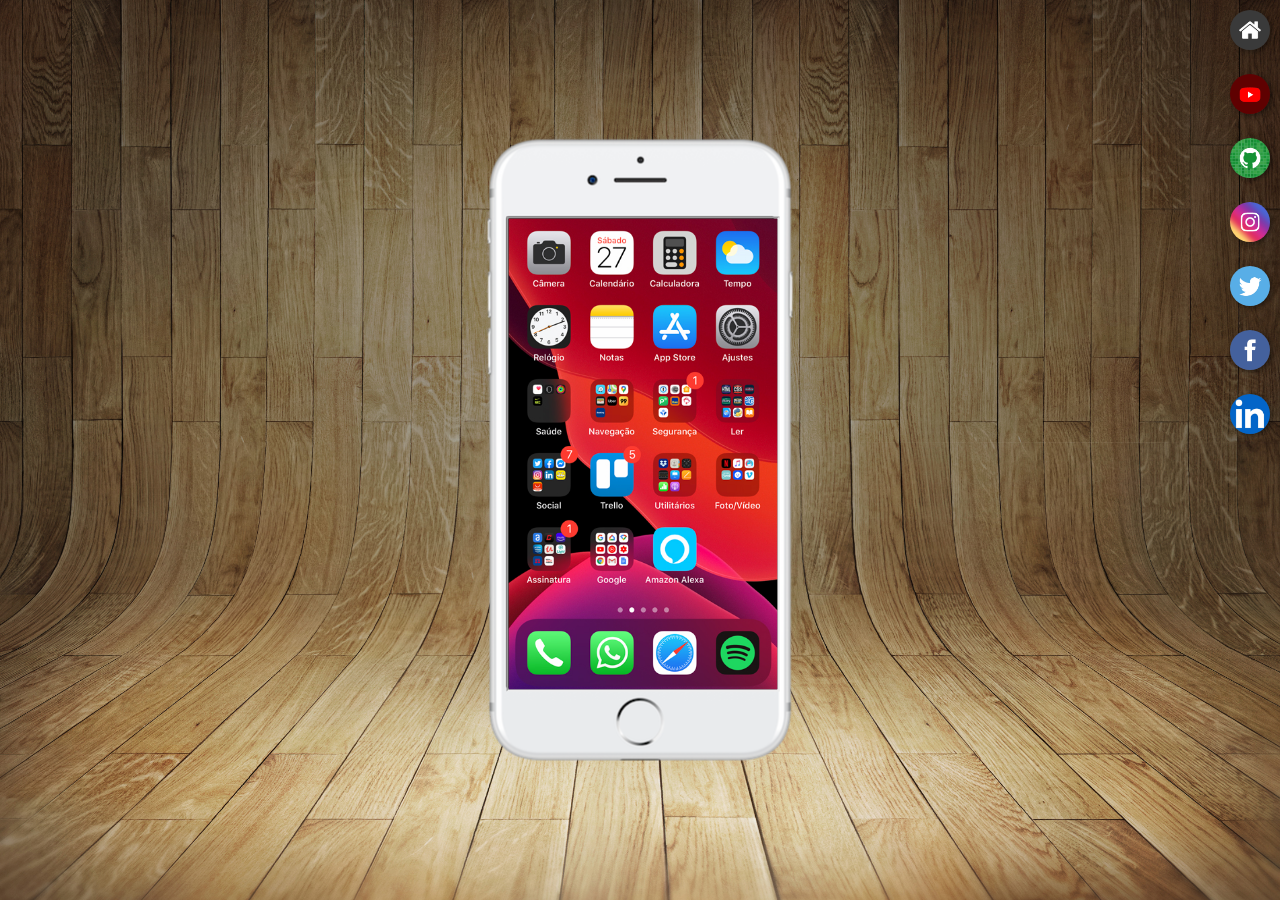
<file: index.html>
<!DOCTYPE html>
<html lang="pt-br">
<head>
    <meta charset="UTF-8">
    <meta name="viewport" content="width=device-width, initial-scale=1.0">
    <title>Projeto Redes Sociais</title>
    <link rel="shortcut icon" href="favicon.ico" type="image/x-icon">
    <link rel="stylesheet" href="estilos/style.css">
</head>
<body>
    <main>
        <section id="telefone">
            <iframe name="tela" id="tela" src="home.html" >
                <p>Infelizmente seu navegador não é compátivel com isso.</p>
            </iframe>
        </section>
        <section id="redes-sociais">
            <a href="home.html" target="tela"><img src="imagens/logo-home.jpg" alt="logo home"></a><br>
            <a href="youtube.html" target="tela"><img src="imagens/logo-youtube.jpg" alt="logo youtube"></a><br>
            <a href="github.html" target="tela"><img src="imagens/logo-github.jpg" alt="logo github"></a><br>
            <a href="instagram.html" target="tela"><img src="imagens/logo-instagram.jpg" alt="logo instagram"></a><br>
            <a href="x.html" target="tela"><img src="imagens/logo-twitter.jpg" alt=""></a><br>
            <a href="facebook.html" target="tela"><img src="imagens/logo-facebook.jpg" alt="logo facebook"></a><br>
            <a href="linkedin.html" target="tela"><img src="imagens/linkedin-logo.jpg" alt="logo linkedin"></a>
        </section>
    </main>
</body>
</html>
</file>
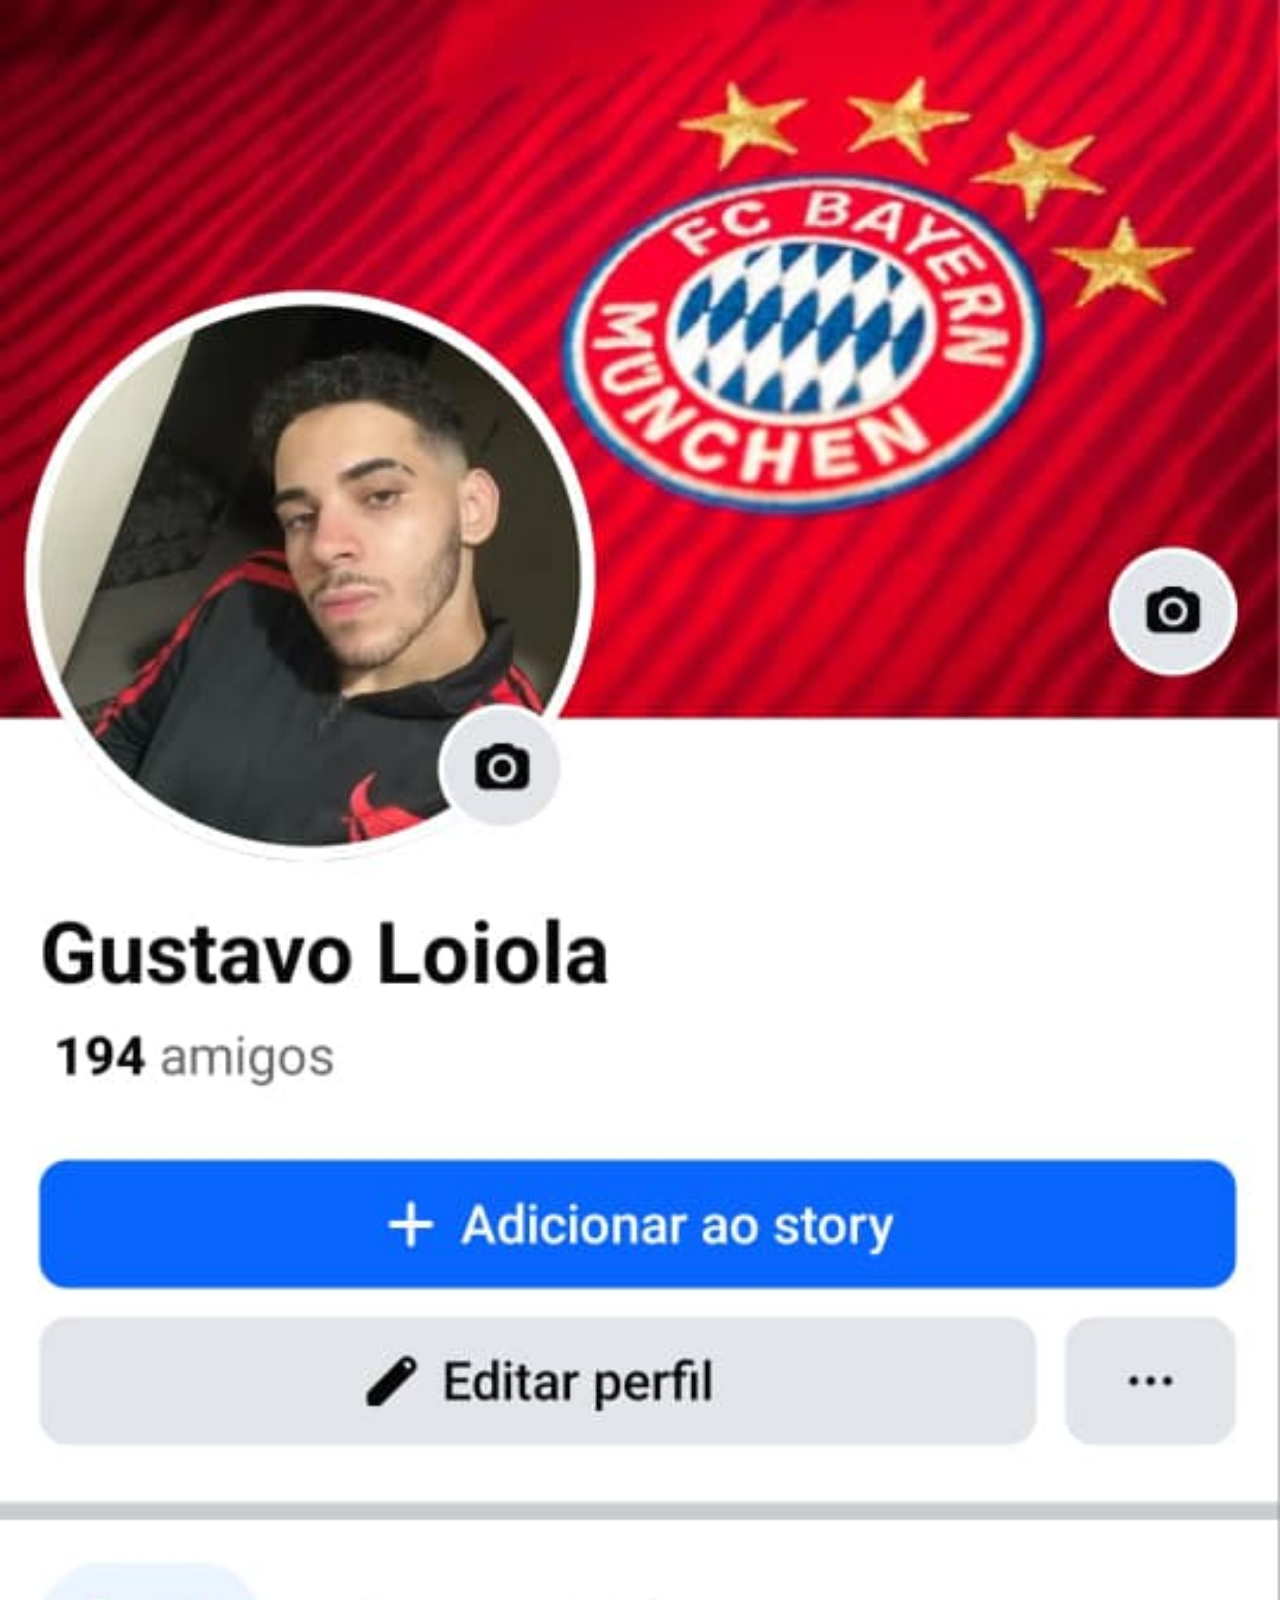
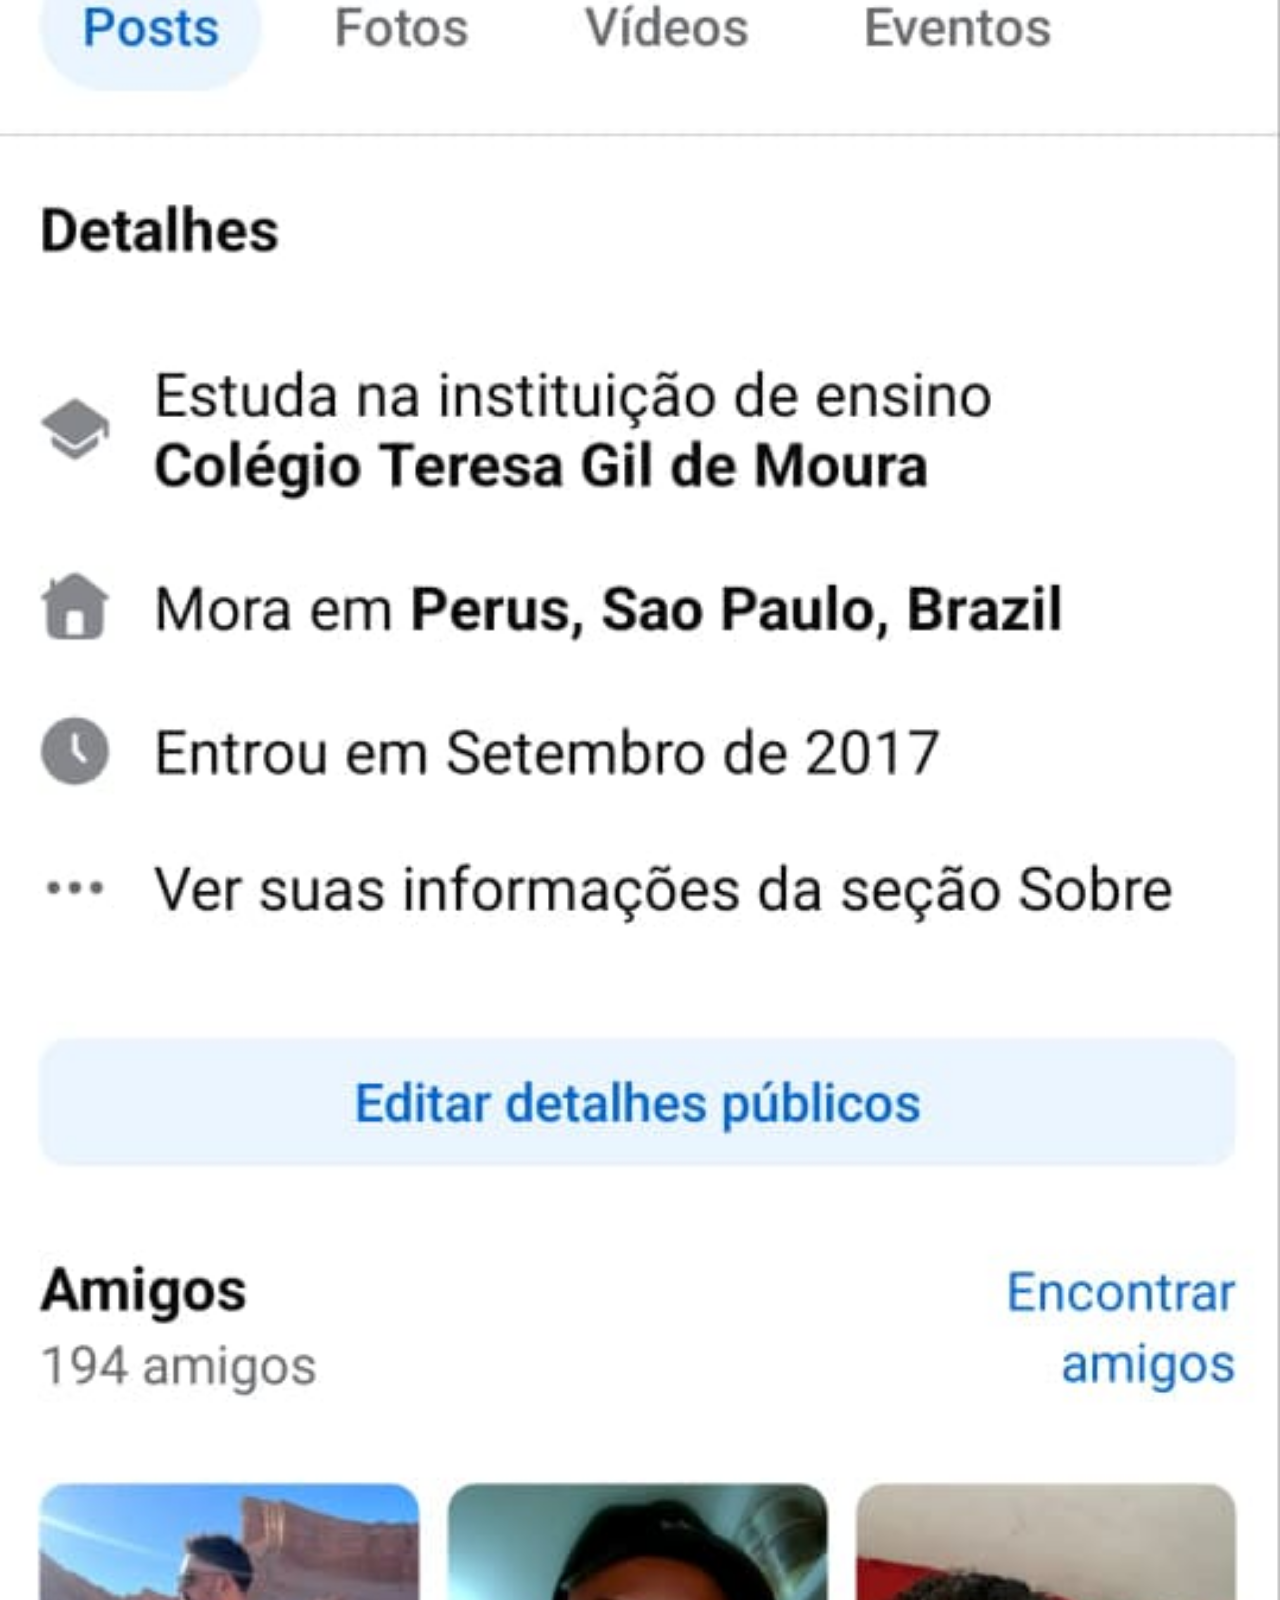
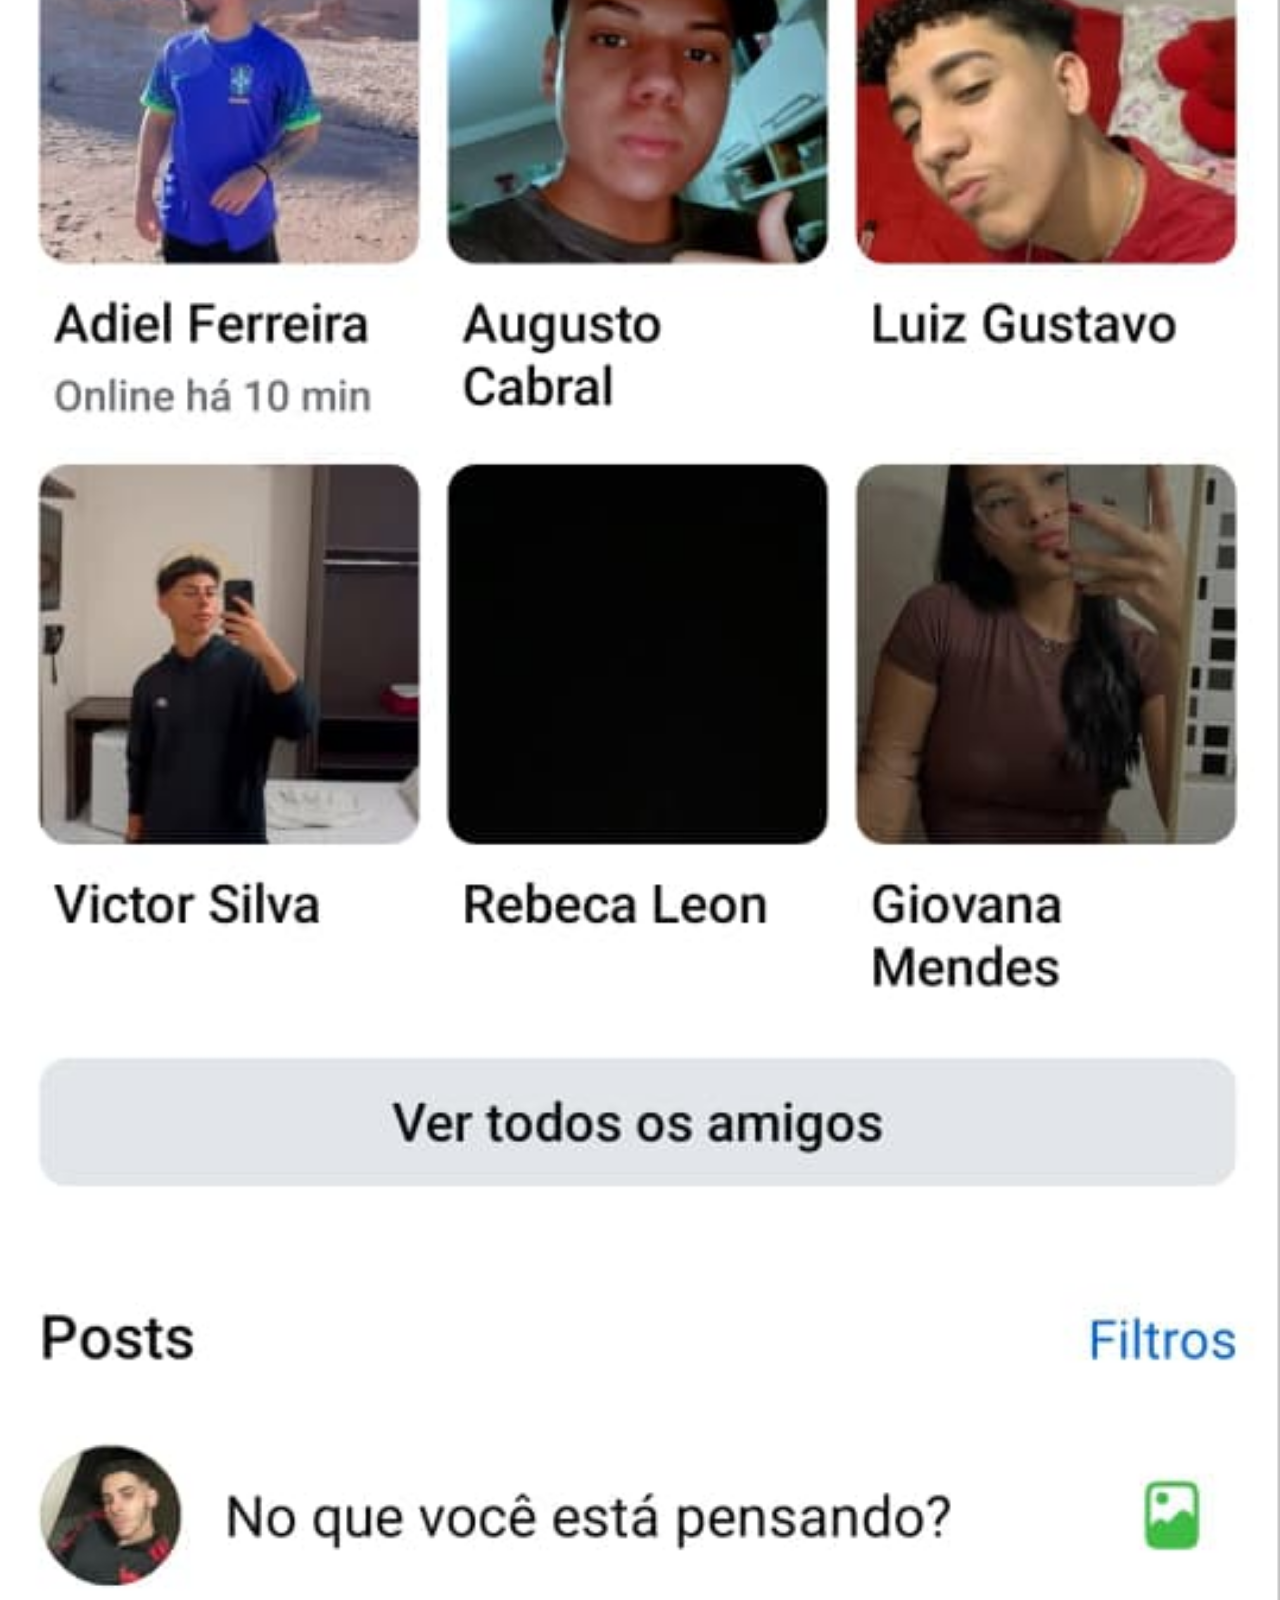
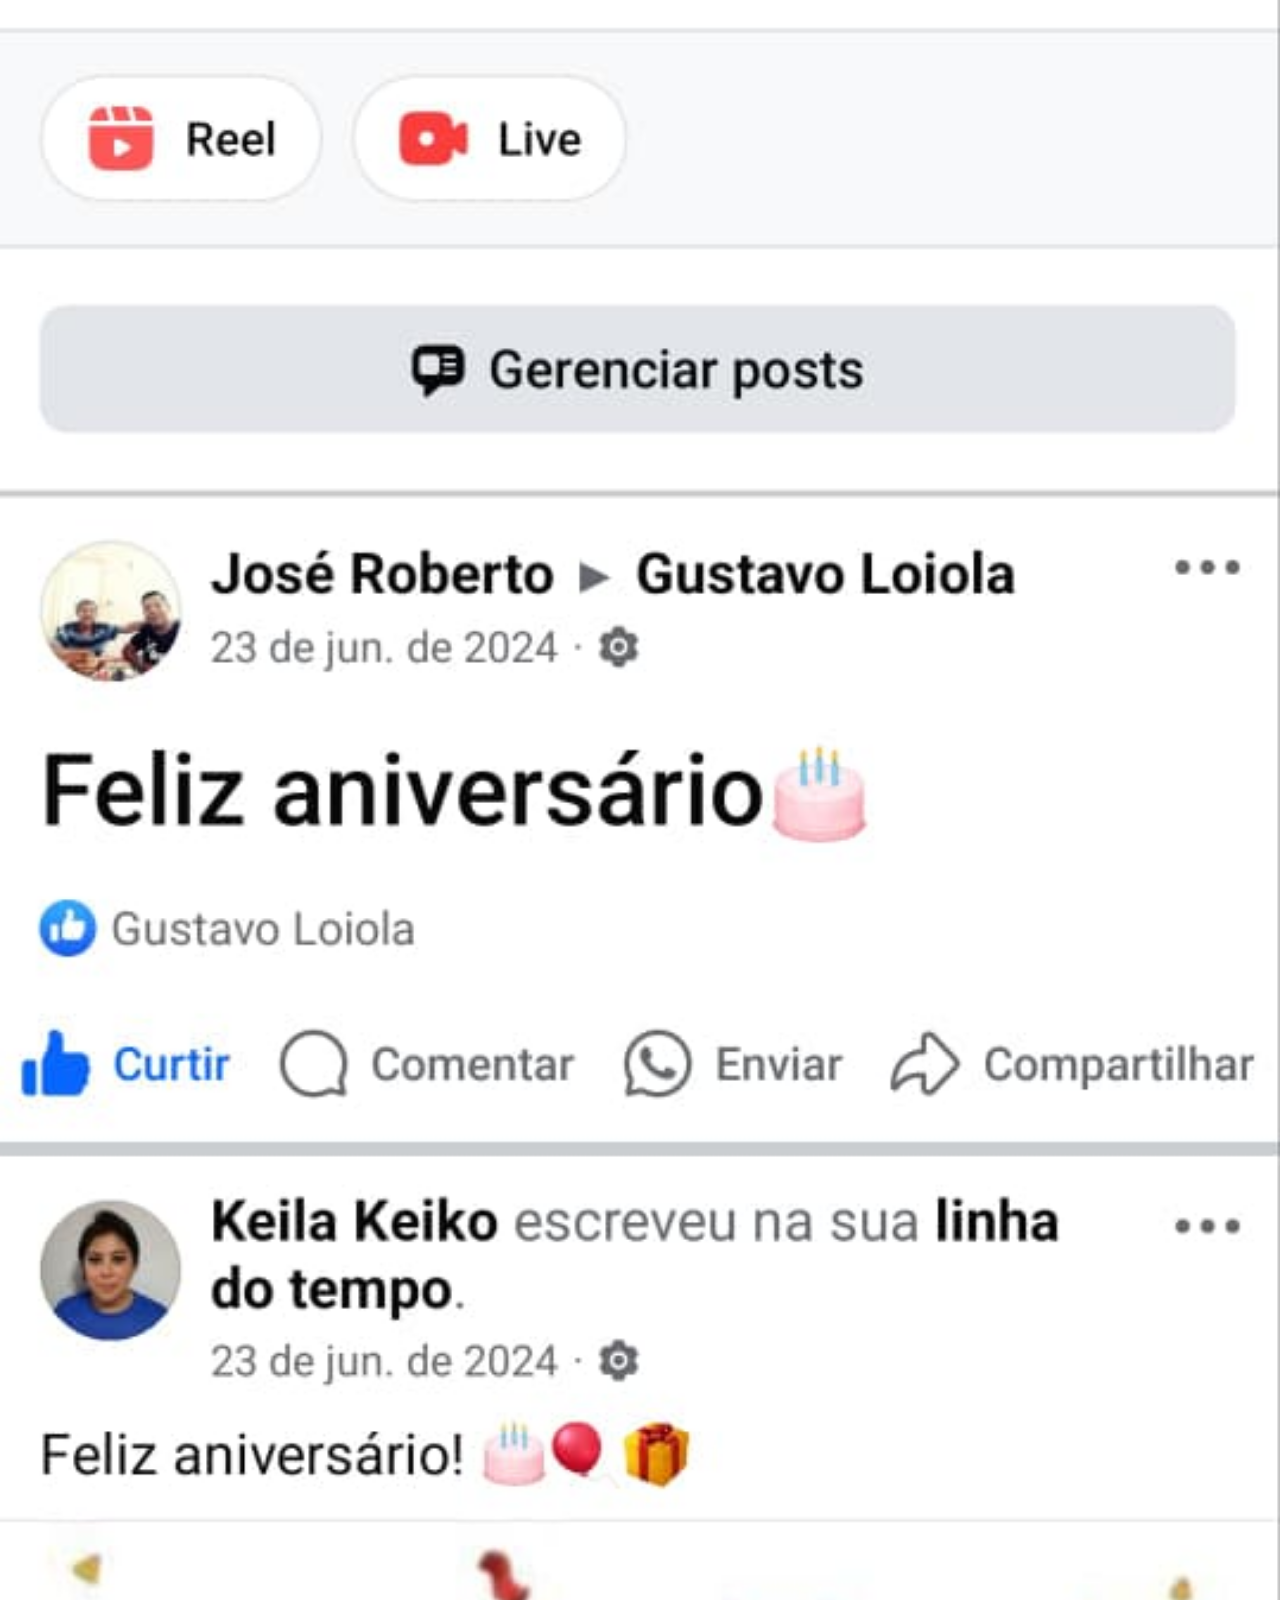
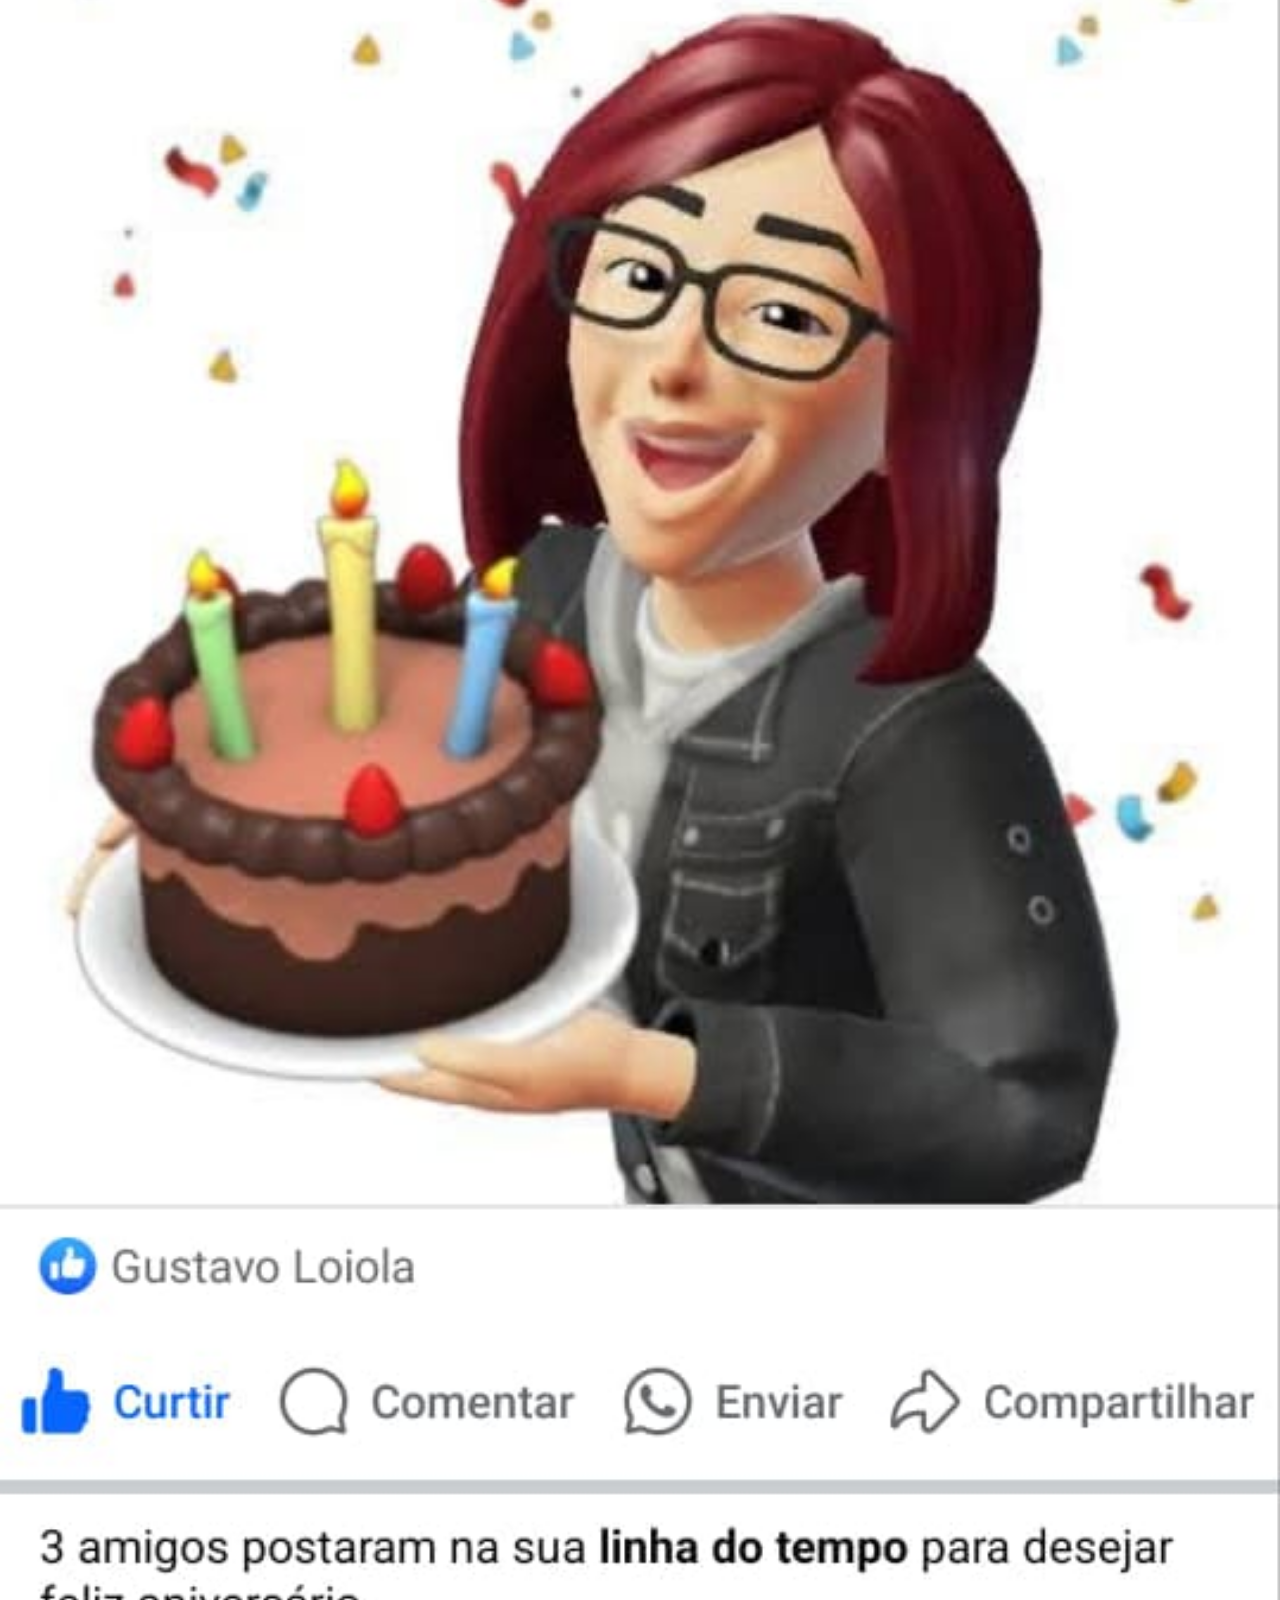
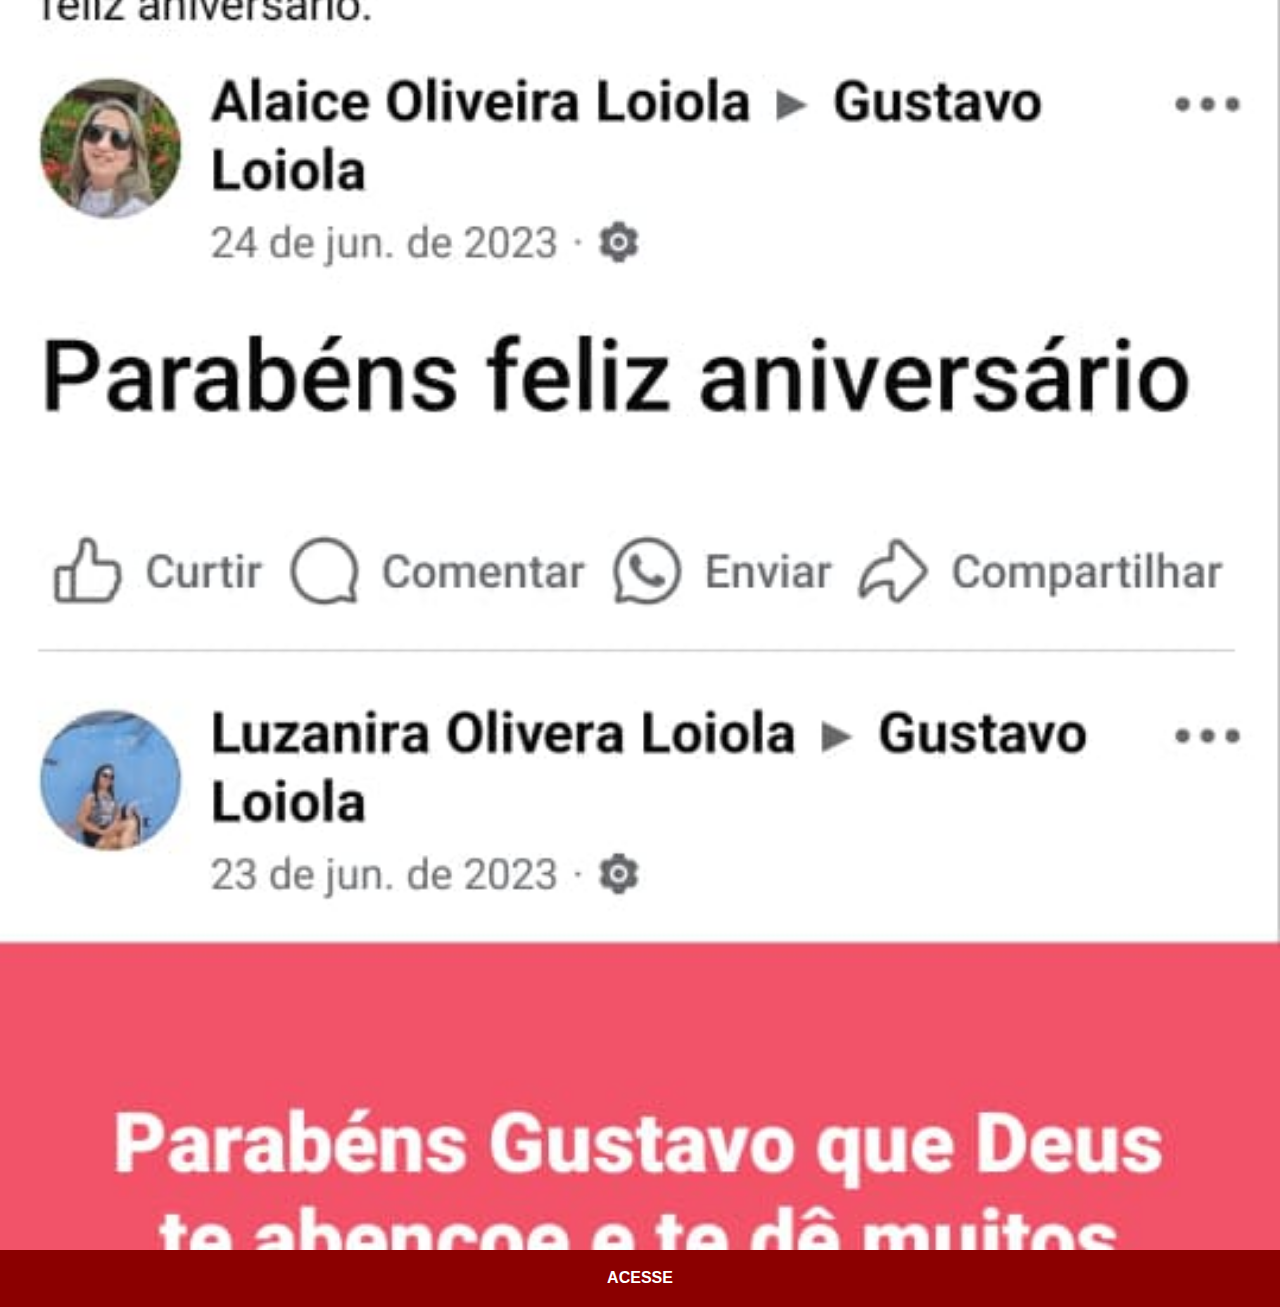
<file: facebook.html>
<!DOCTYPE html>
<html lang="pt-br">
<head>
    <meta charset="UTF-8">
    <meta name="viewport" content="width=device-width, initial-scale=1.0">
    <title>Facebook</title>
    <link rel="stylesheet" href="estilos/social.css">
</head>
<body>
   <img src="prints/print-face.jpg" alt="Facebook"> 
   <a href="https://www.facebook.com/gustavo.loiola.77?rdid=sMoisPItNUCDcagk&share_url=https%3A%2F%2Fweb.facebook.com%2Fshare%2F1Xs7PPNC3g%2F%3F_rdc%3D1%26_rdr&_rdc=1&_rdr#" target="_blank">ACESSE</a>
</body>
</html>
</file>
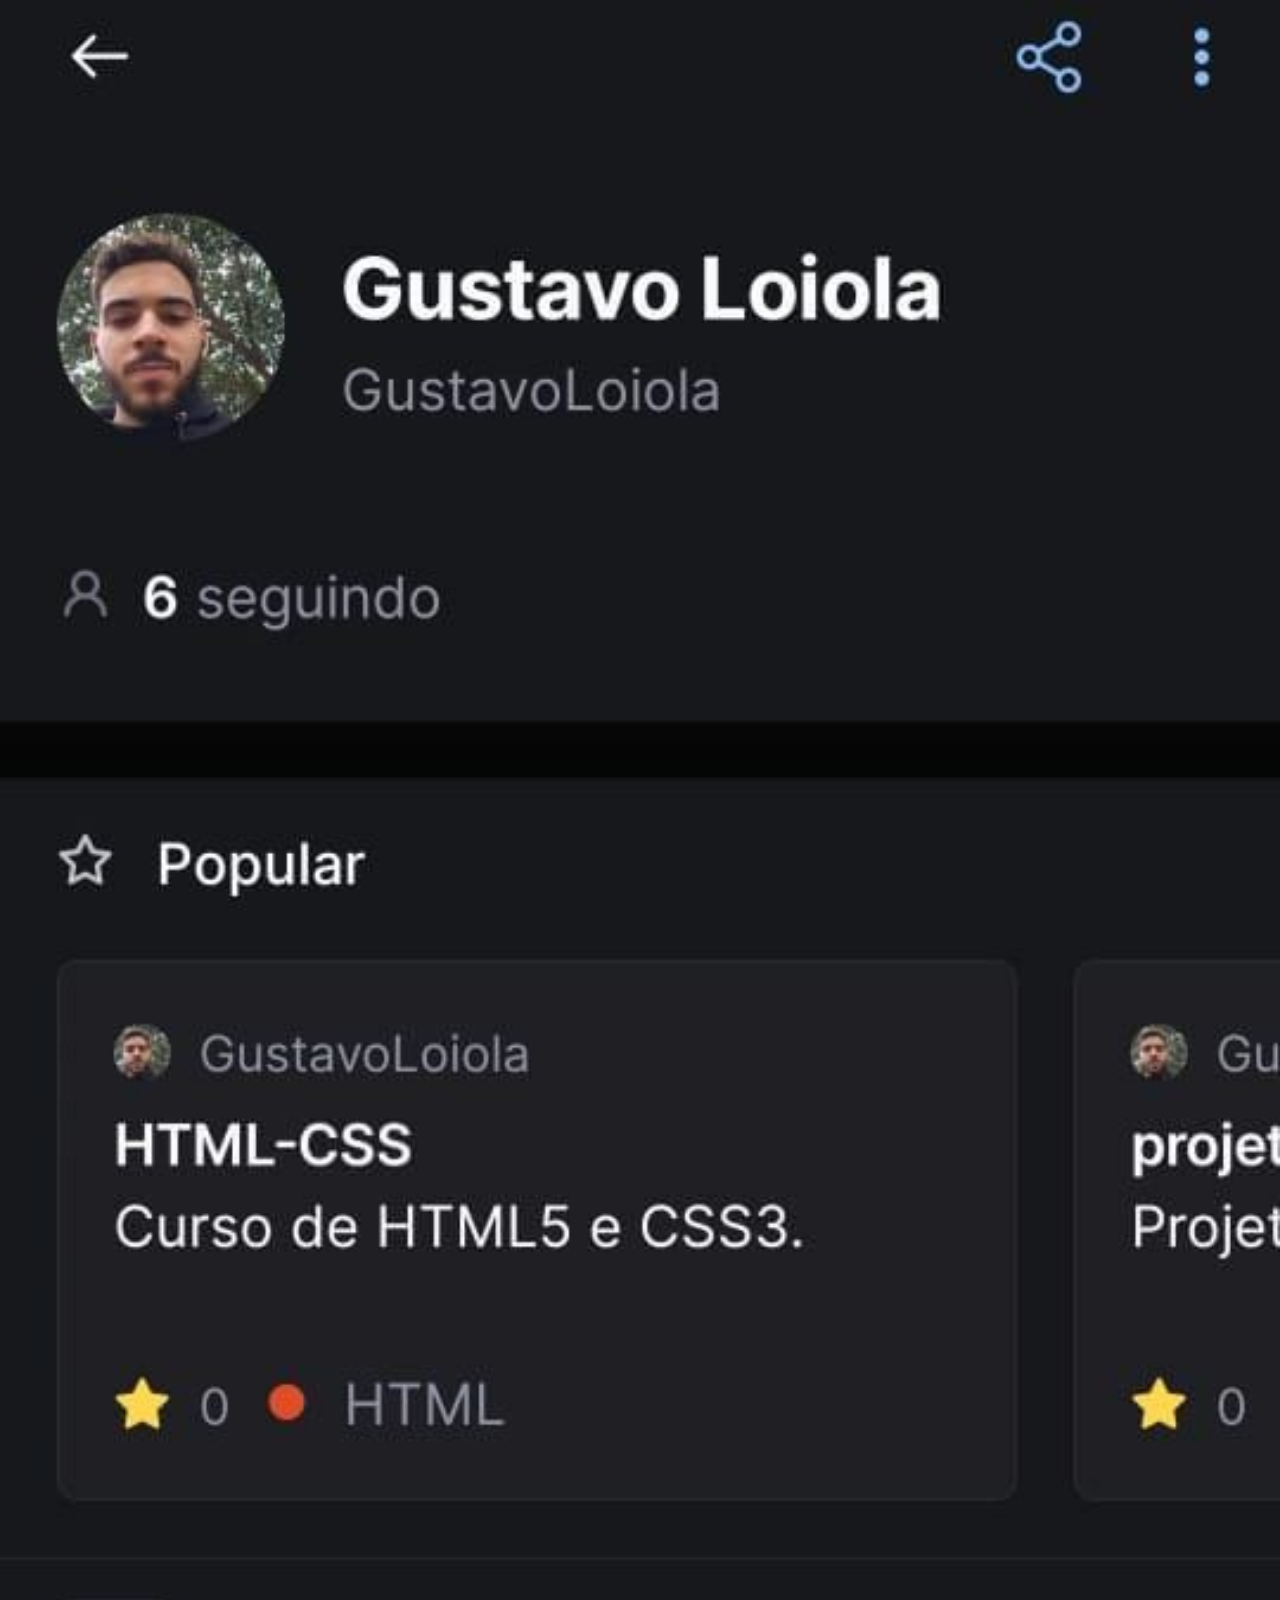
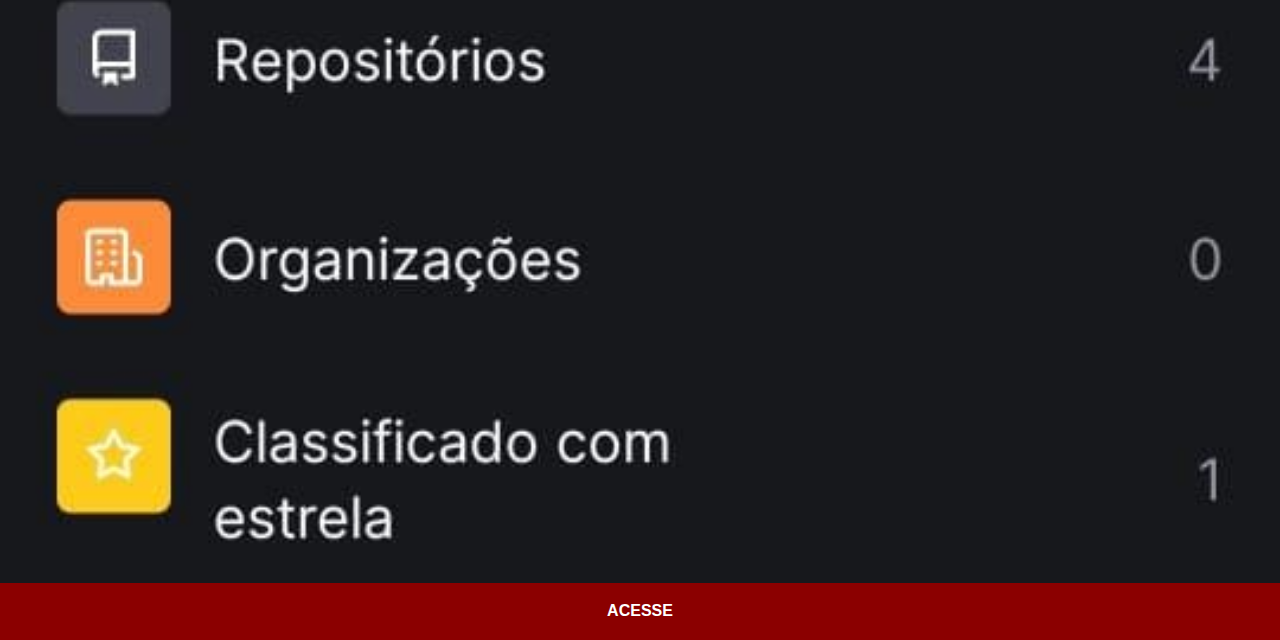
<file: github.html>
<!DOCTYPE html>
<html lang="pt-br">
<head>
    <meta charset="UTF-8">
    <meta name="viewport" content="width=device-width, initial-scale=1.0">
    <title>GitHub</title>
    <link rel="stylesheet" href="estilos/social.css">
    <style>
        body {
            background-color: grey;
        }
    </style>
</head>
<body>
    <img src="prints/print-github.jpg" alt="GitHub">
    <a href="https://github.com/GustavoLoiola" target="_blank">ACESSE</a>
</body>
</html>
</file>
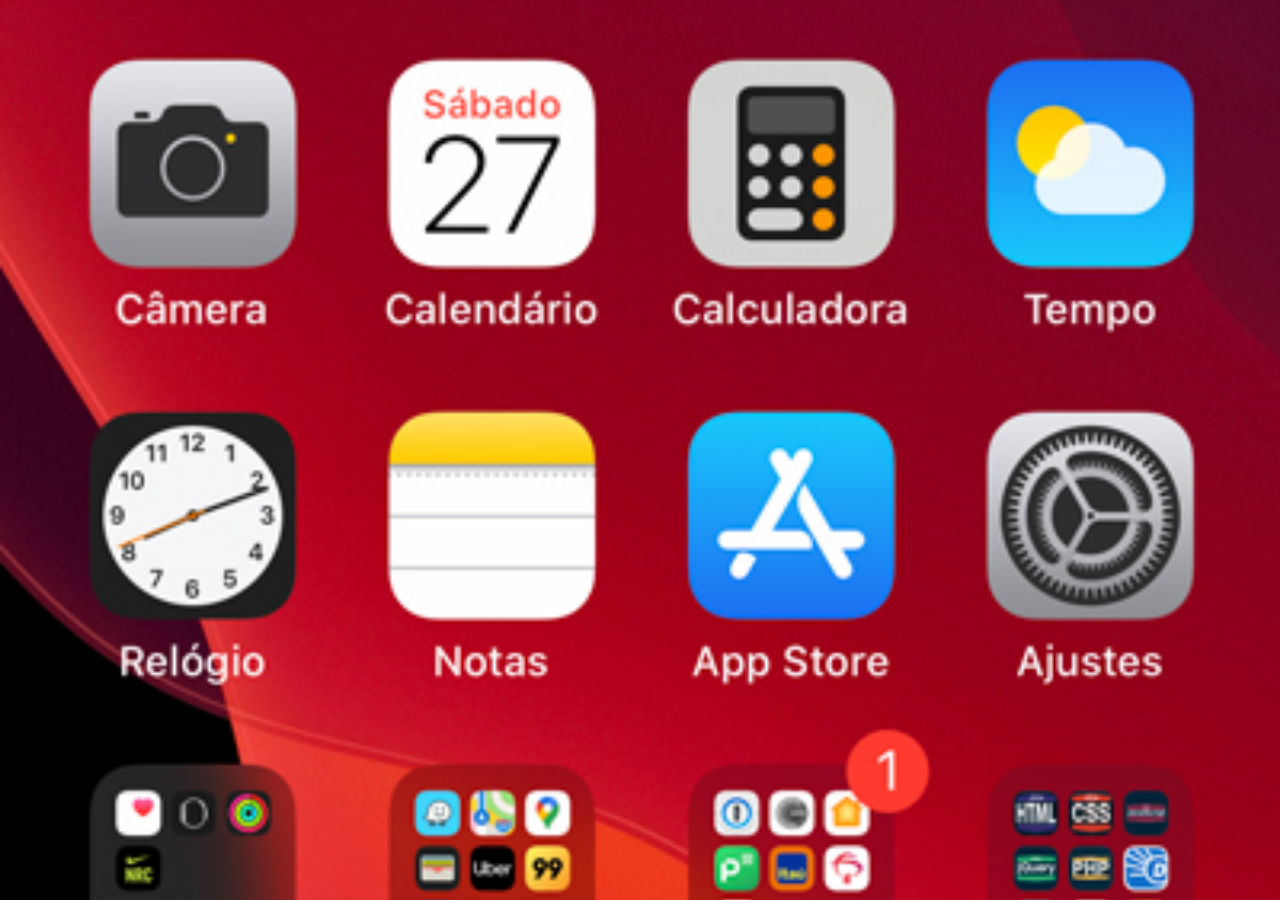
<file: home.html>
<!DOCTYPE html>
<html lang="pt-br">
<head>
    <meta charset="UTF-8">
    <meta name="viewport" content="width=device-width, initial-scale=1.0">
    <title>Document</title>
    <style>
        * {
            margin: 0px;
            padding: 0px;
        }

        body {
            width: 100vw;
            height: 100vh;
            background: black url(imagens/tela-home.jpg) no-repeat top center;
            background-size: cover;
        }
    </style>
</head>
<body>
    
</body>
</html>
</file>
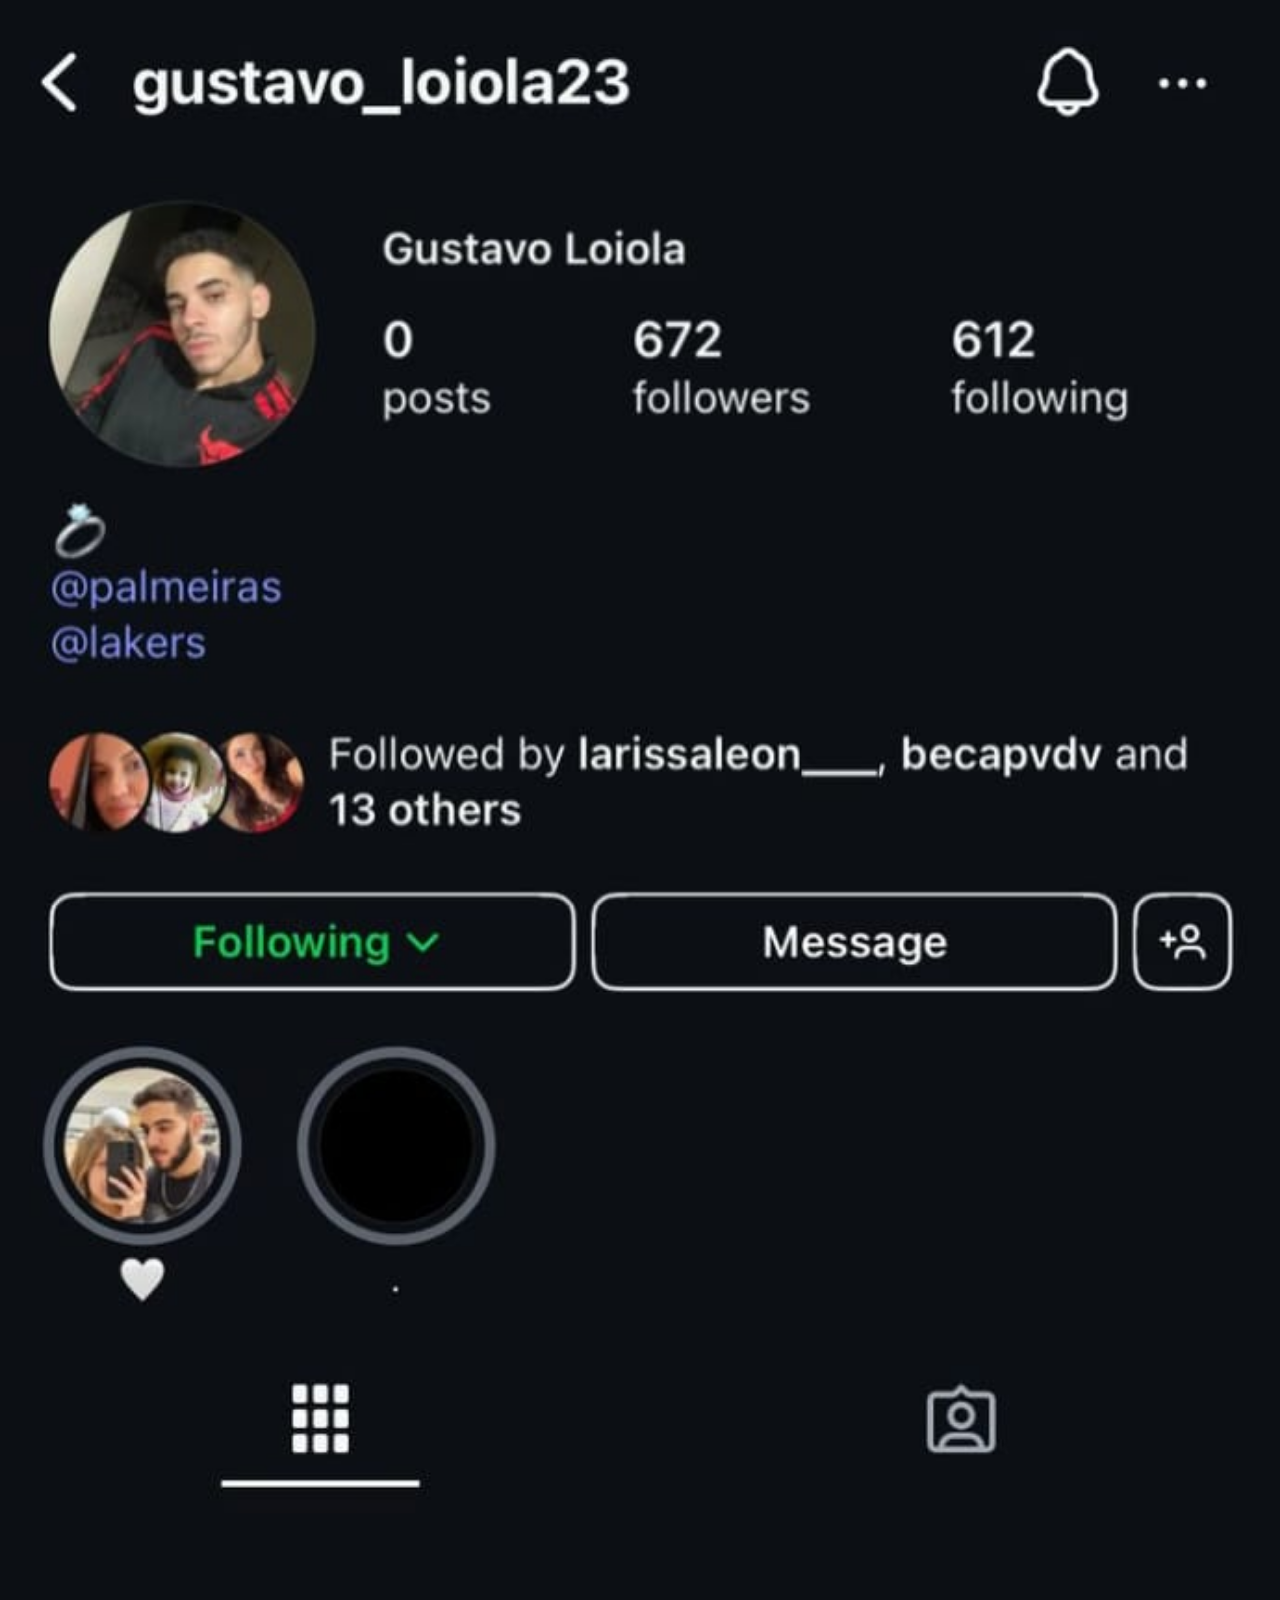
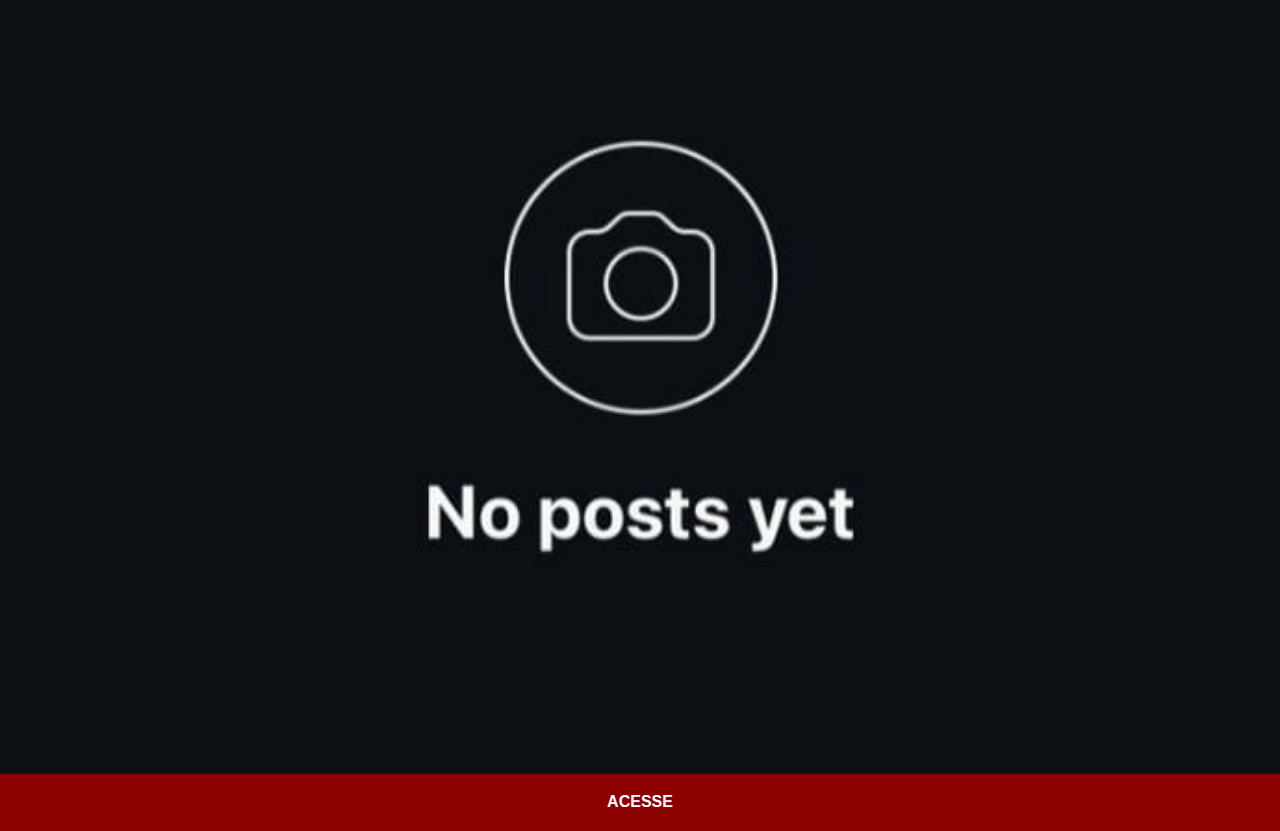
<file: instagram.html>
<!DOCTYPE html>
<html lang="pt-br">
<head>
    <meta charset="UTF-8">
    <meta name="viewport" content="width=device-width, initial-scale=1.0">
    <title>Instagram</title>
    <link rel="stylesheet" href="estilos/social.css">
</head>
<body>
   <img src="prints/print-insta.jpg" alt="Instagram"> 
   <a href="https://www.instagram.com/gustavo_loiola23?igsh=eXNocG1vajZ2a3Bi" target="_blank">ACESSE</a>
</body>
</html>
</file>
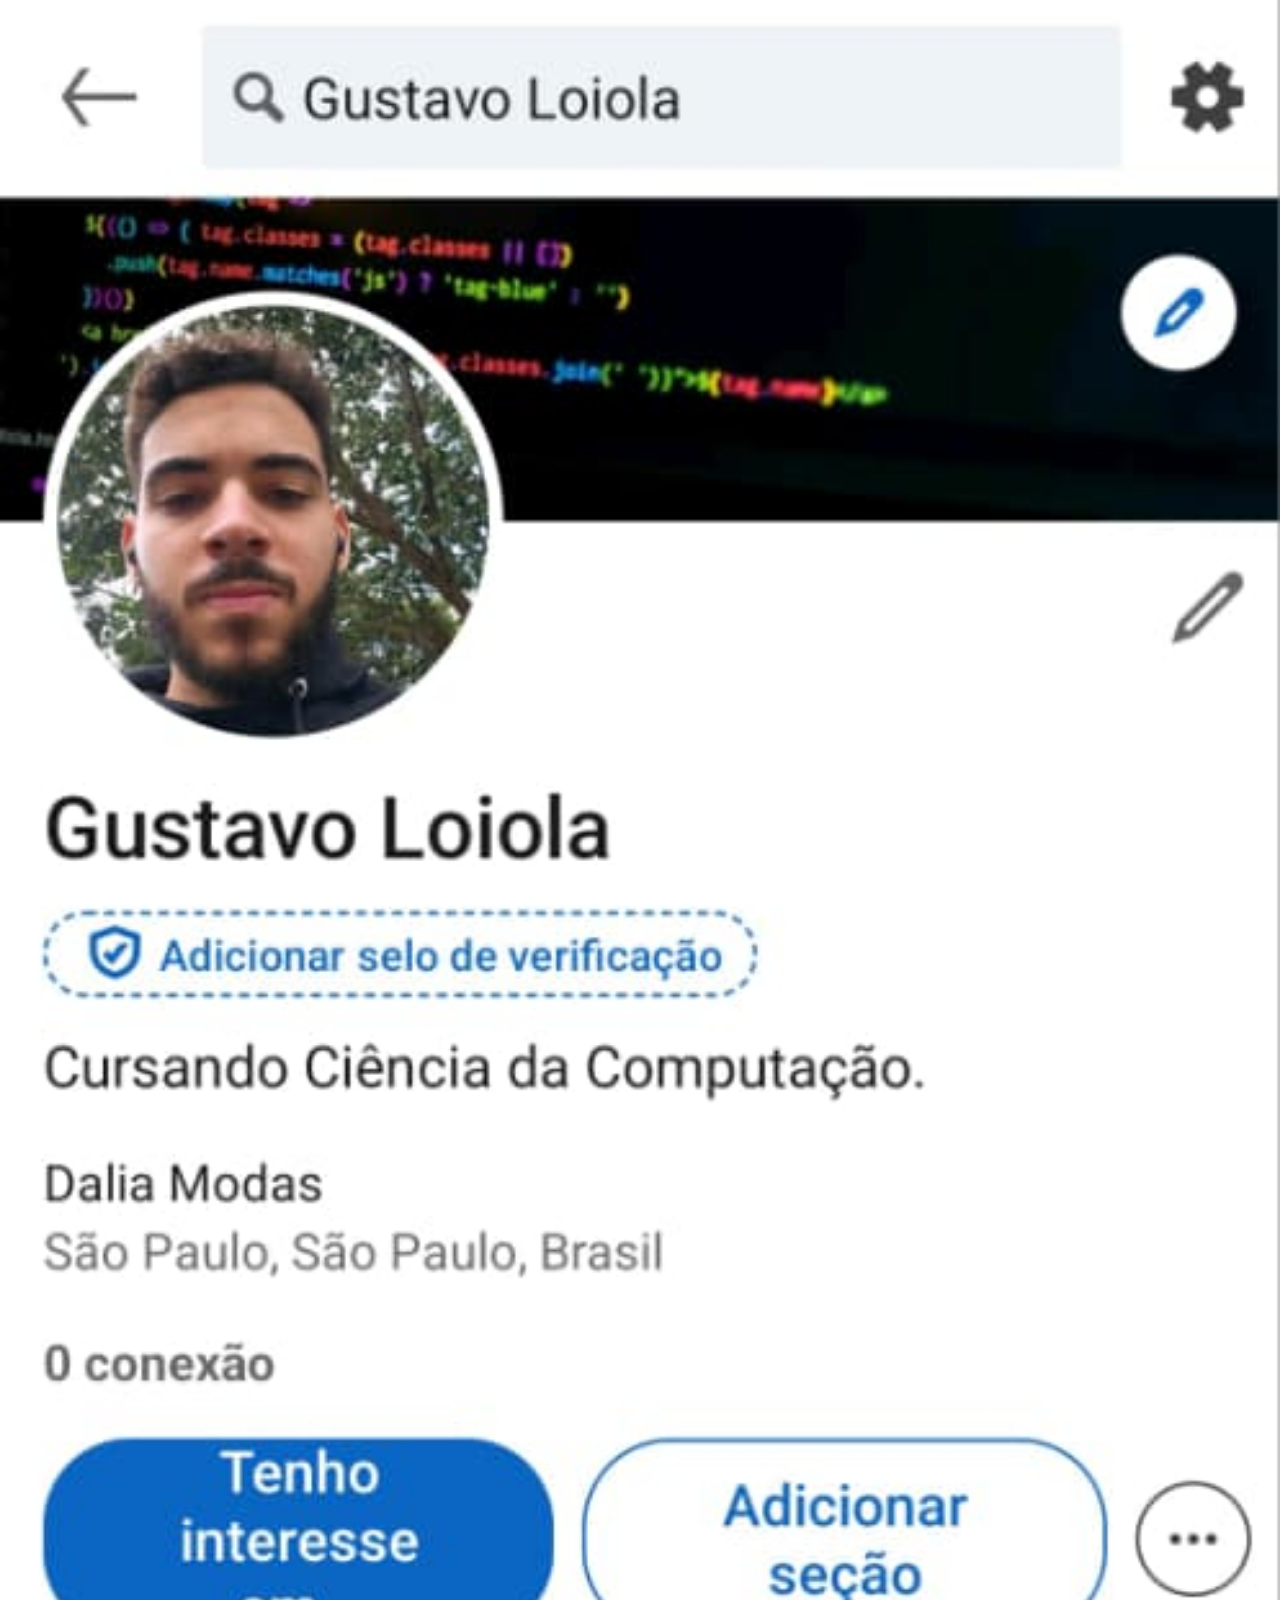
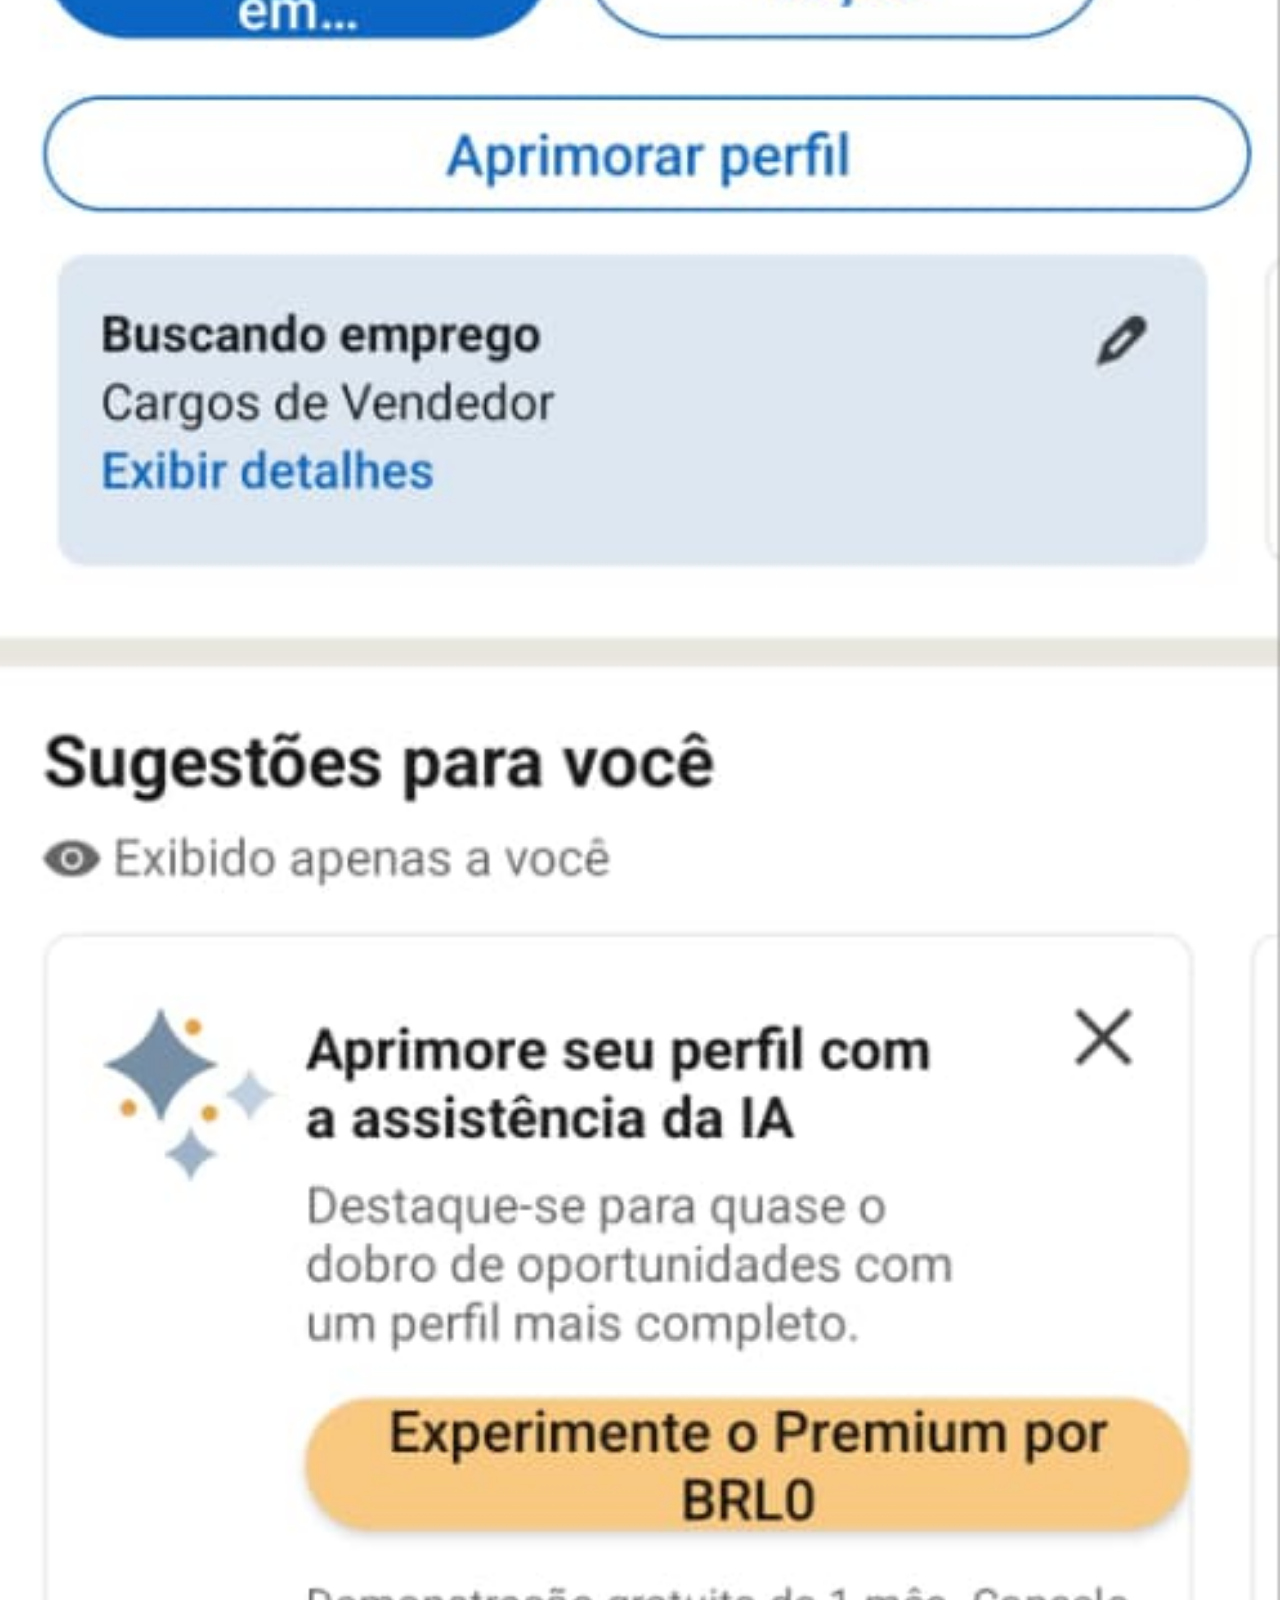
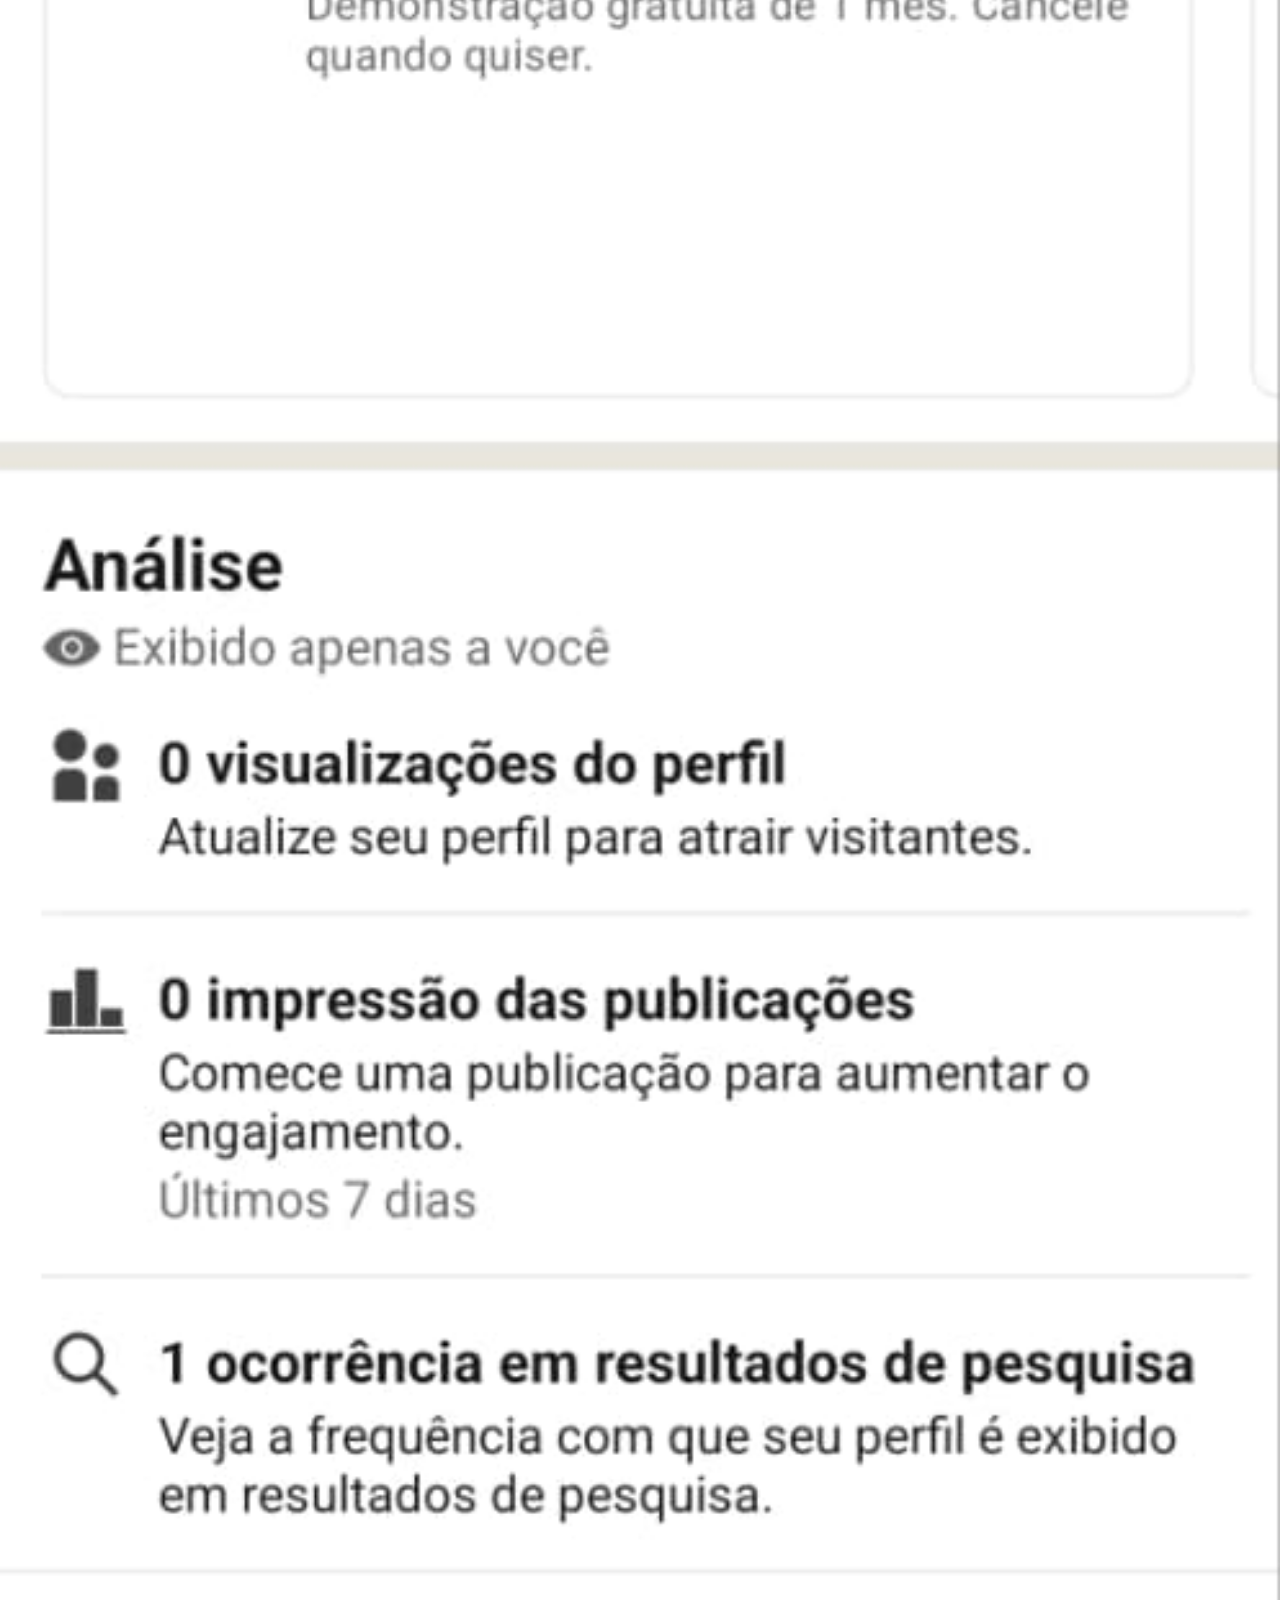
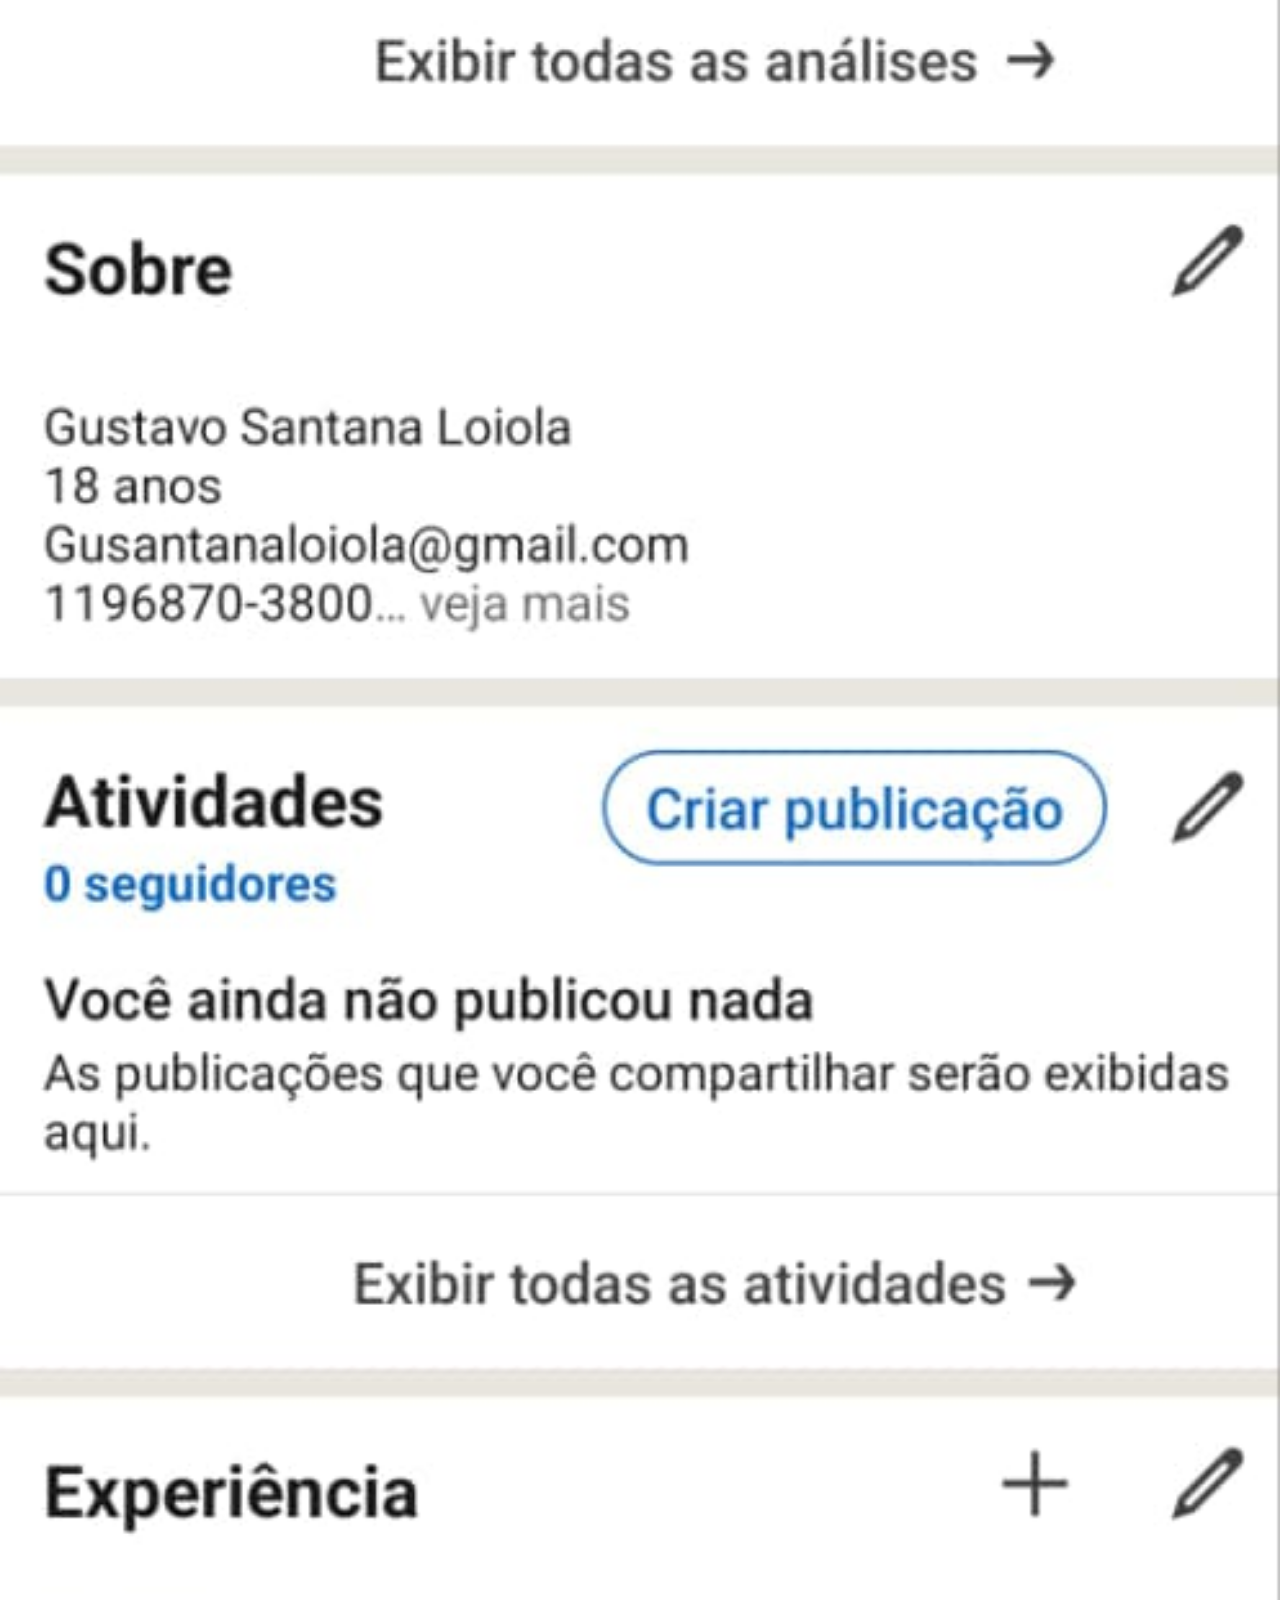
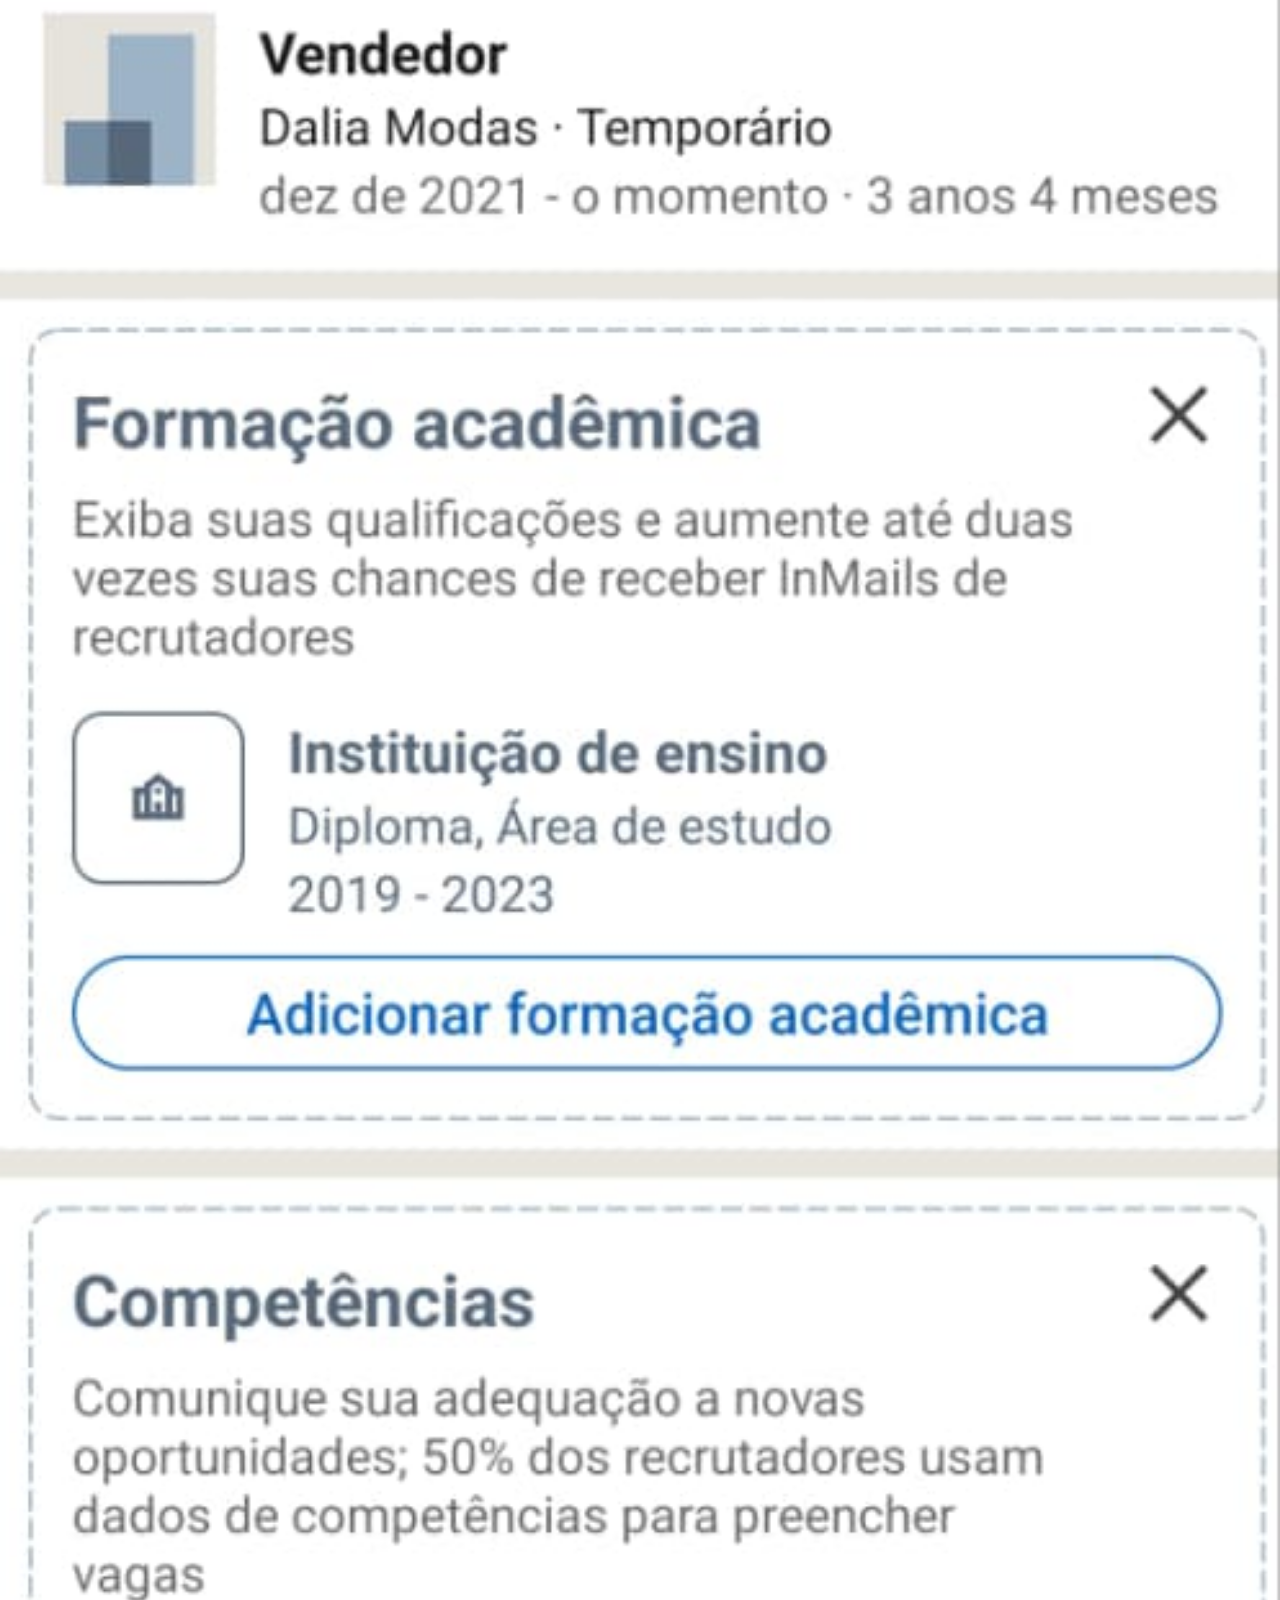
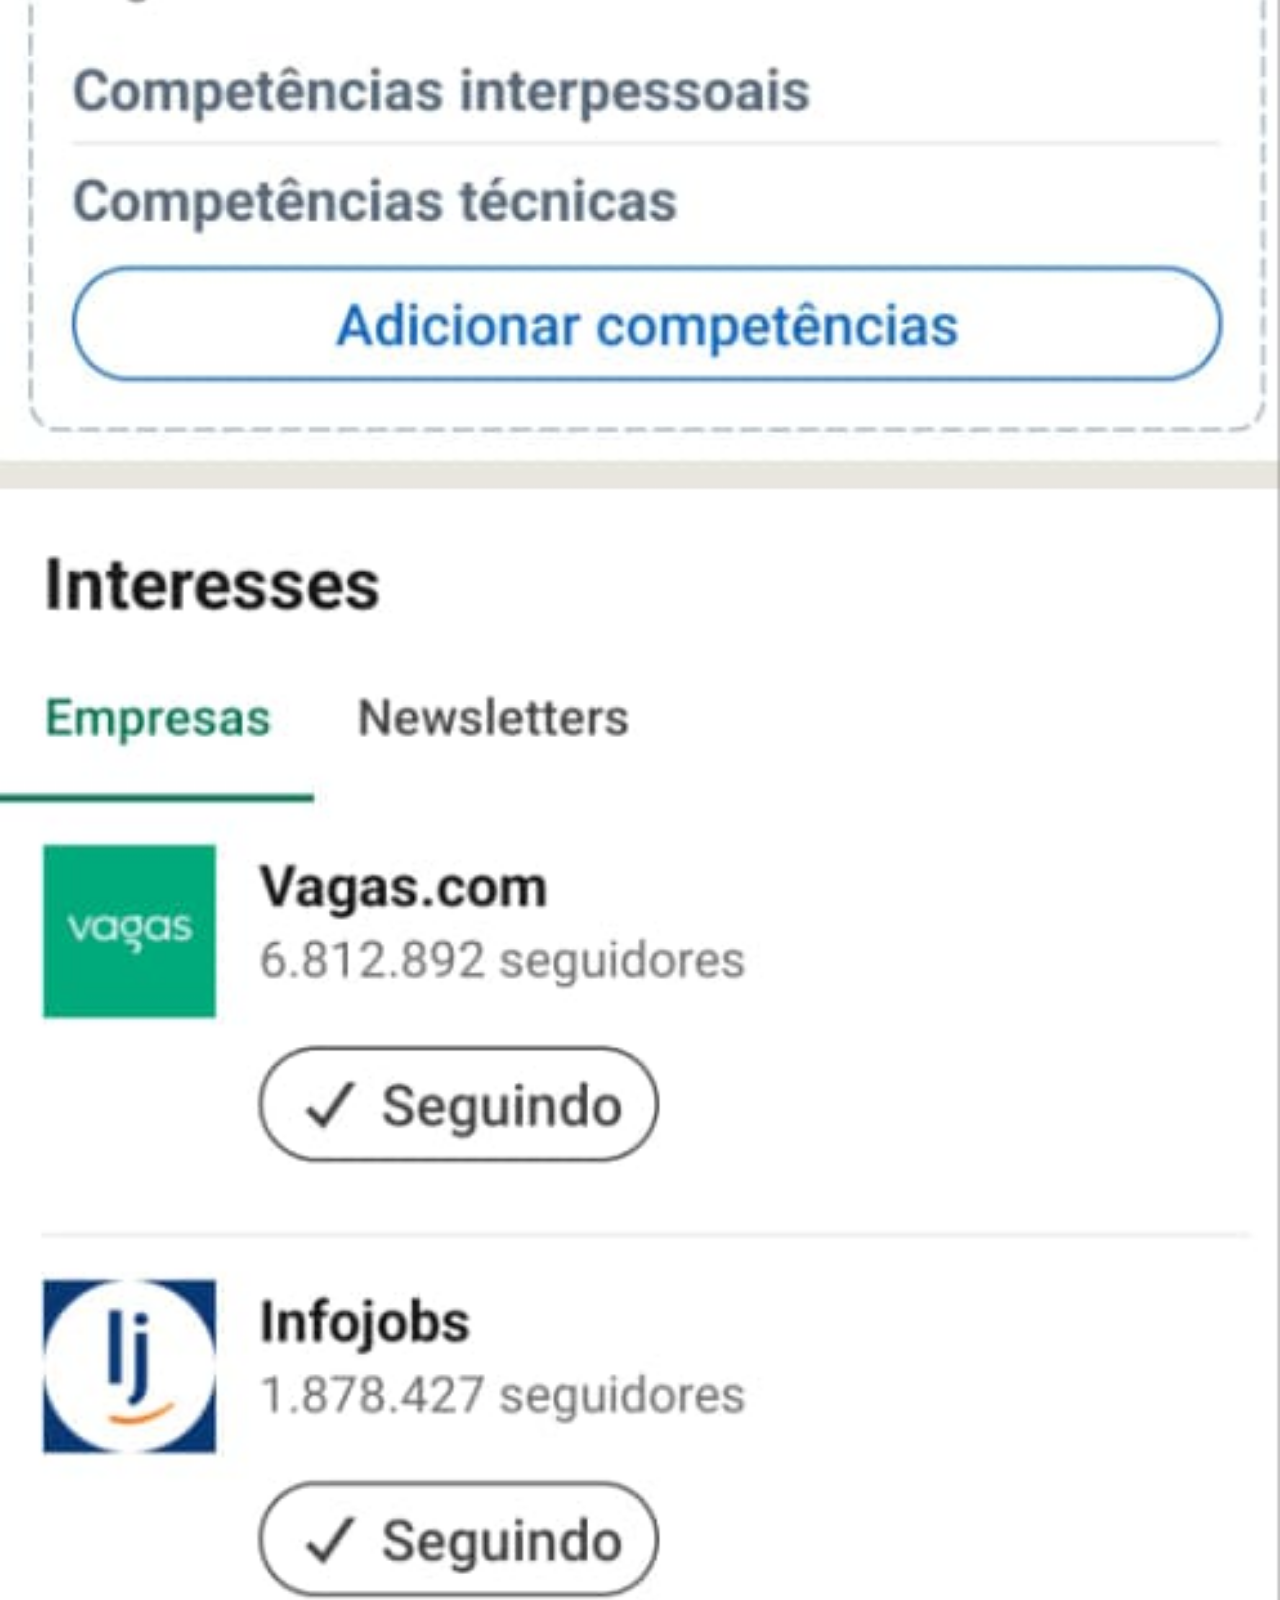
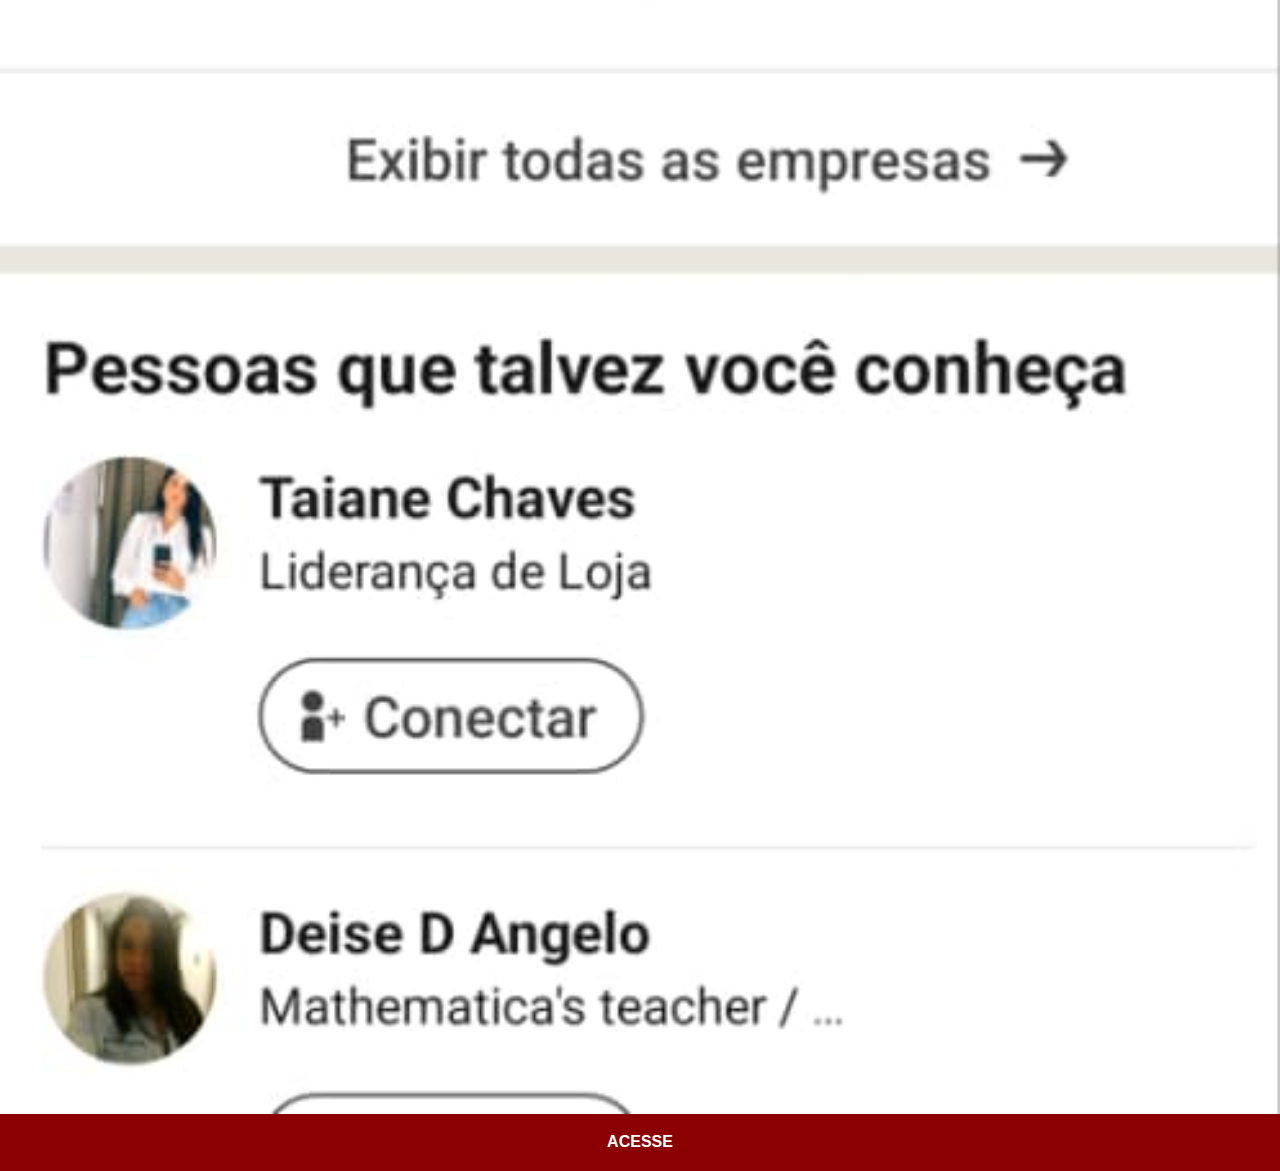
<file: linkedin.html>
<!DOCTYPE html>
<html lang="pt-br">
<head>
    <meta charset="UTF-8">
    <meta name="viewport" content="width=device-width, initial-scale=1.0">
    <title>Linkedin</title>
    <link rel="stylesheet" href="estilos/social.css">
</head>
<body>
   <img src="prints/print-link.jpg" alt="Linkedin"> 
   <a href="https://www.linkedin.com/in/gustavo-loiola-a23349340/?utm_source=share&utm_campaign=share_via&utm_content=profile&utm_medium=android_app" target="_blank">ACESSE</a>
</body>
</html>
</file>
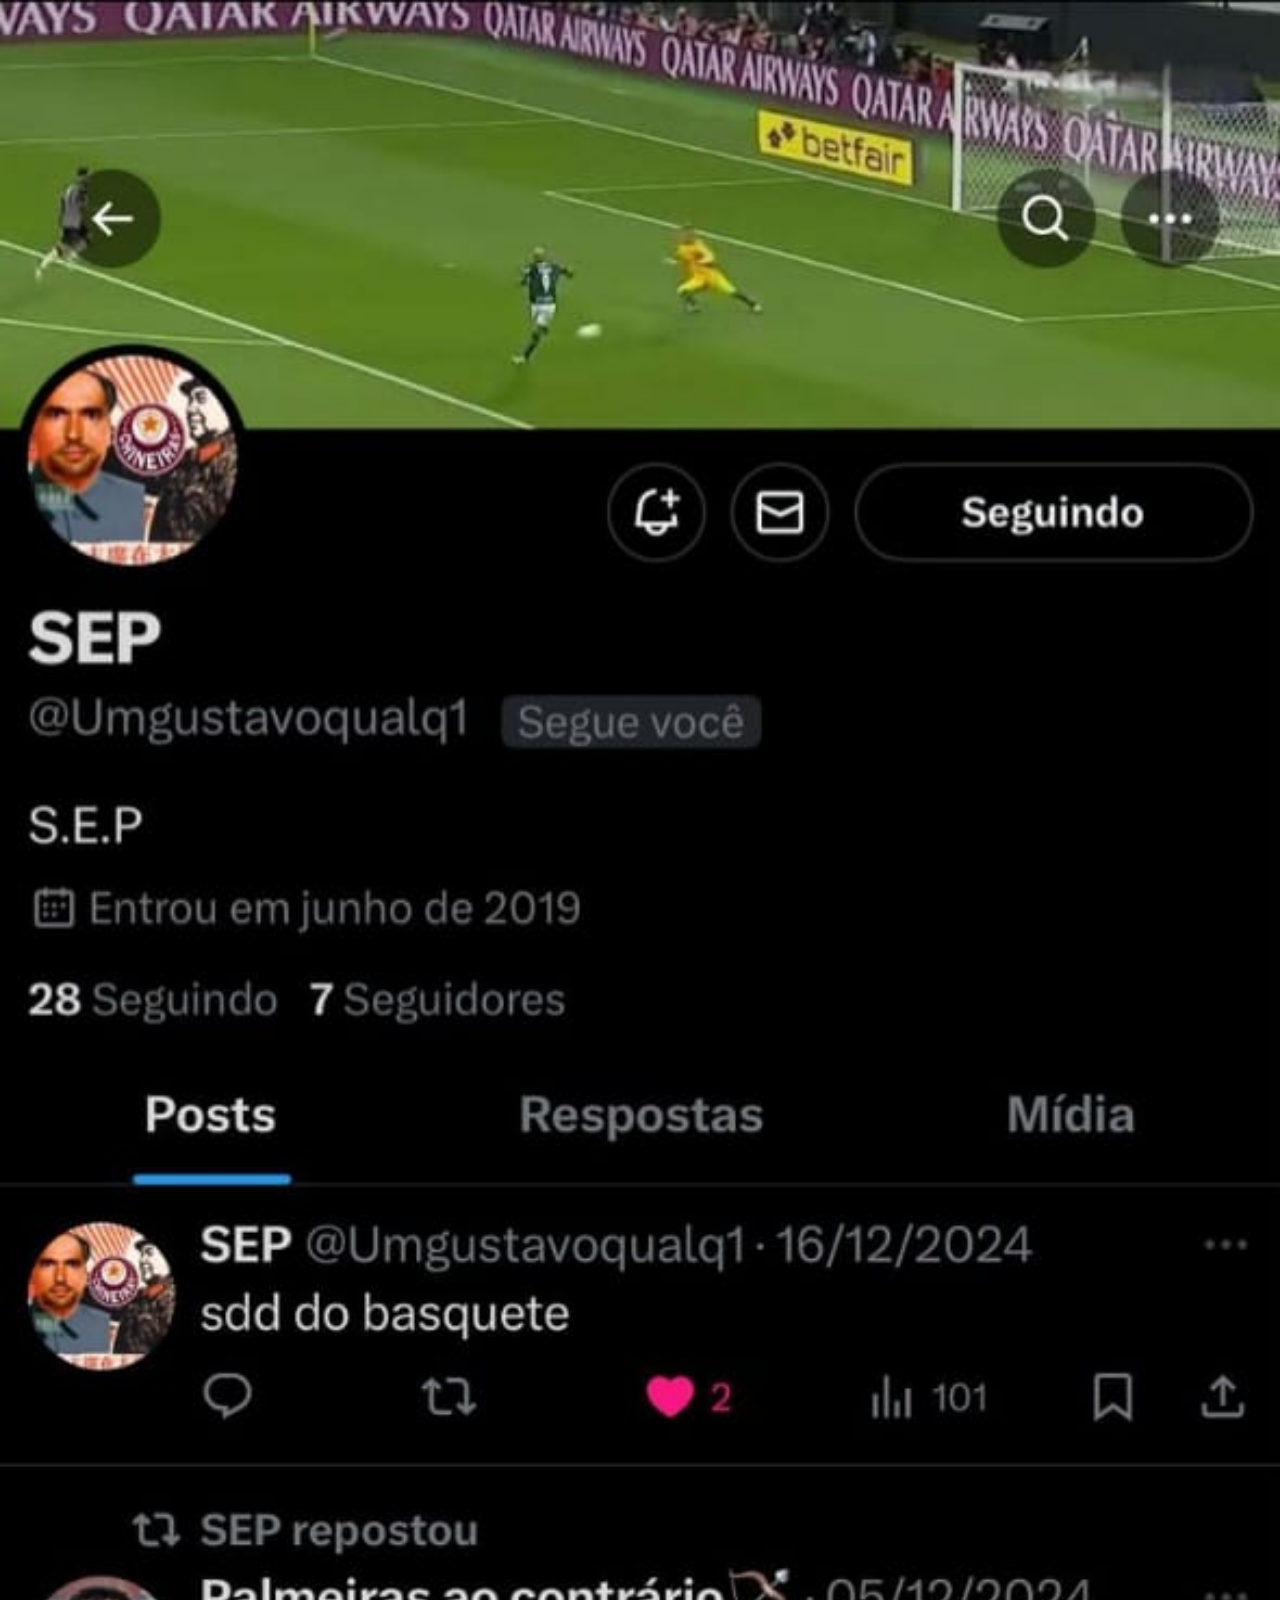
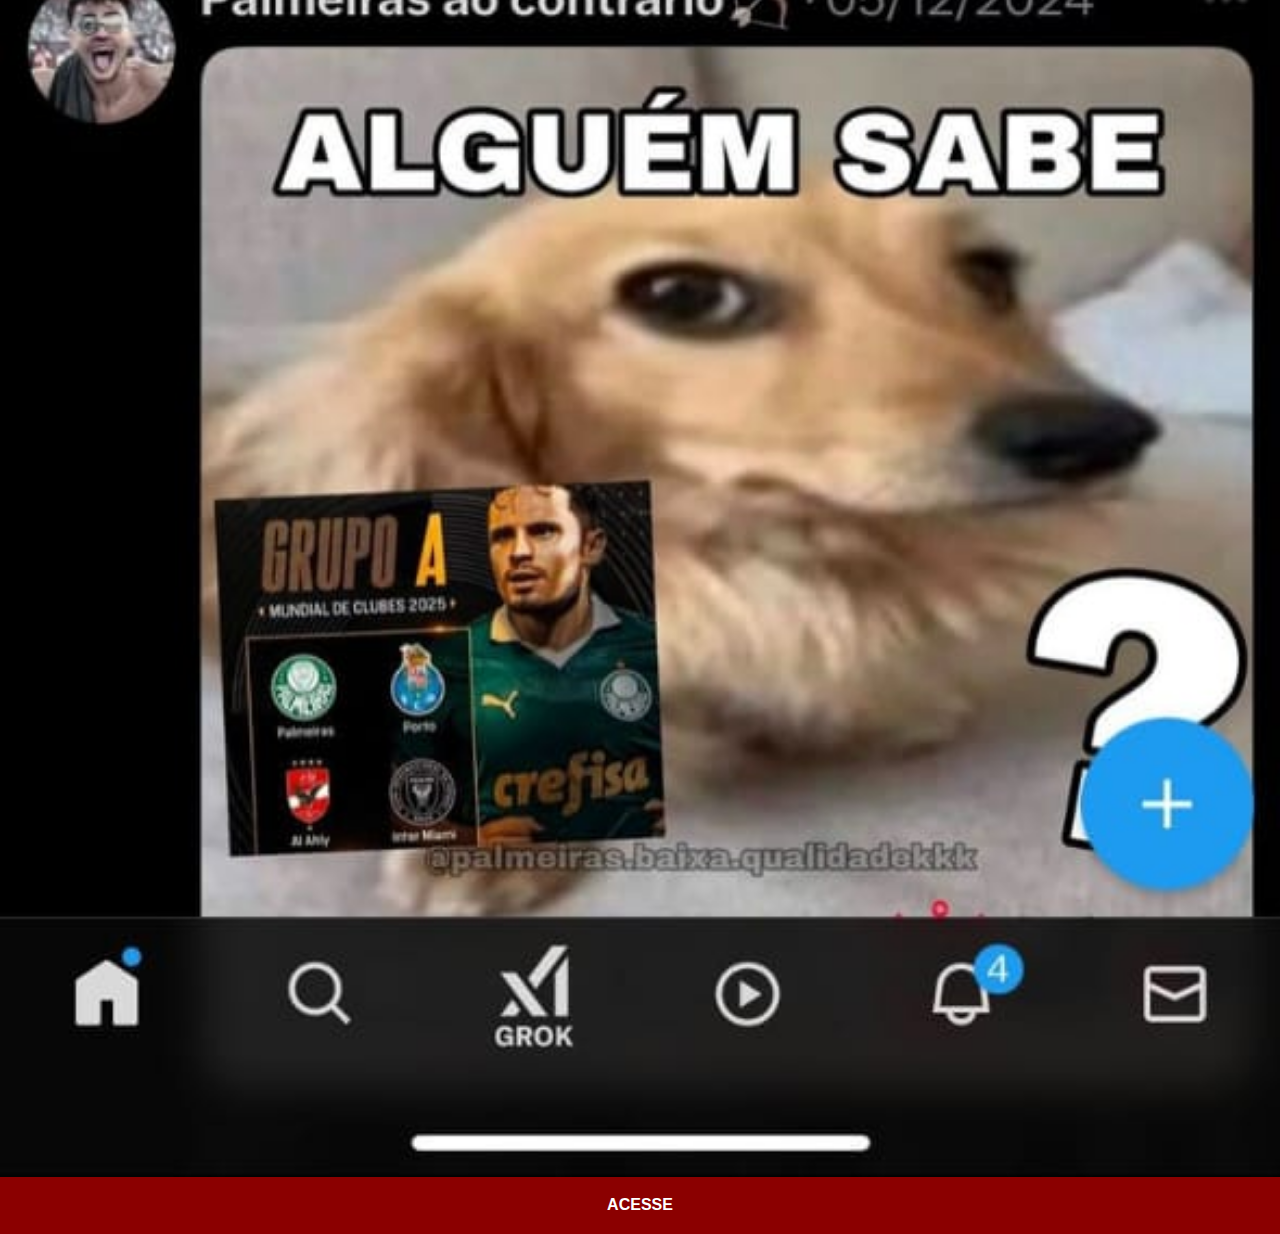
<file: x.html>
<!DOCTYPE html>
<html lang="pt-br">
<head>
    <meta charset="UTF-8">
    <meta name="viewport" content="width=device-width, initial-scale=1.0">
    <title>X</title>
    <link rel="stylesheet" href="estilos/social.css">
</head>
<body>
   <img src="prints/print-x.jpg" alt="X"> 
   <a href="https://x.com/Umgustavoqualq1" target="_blank">ACESSE</a>
</body>
</html>
</file>
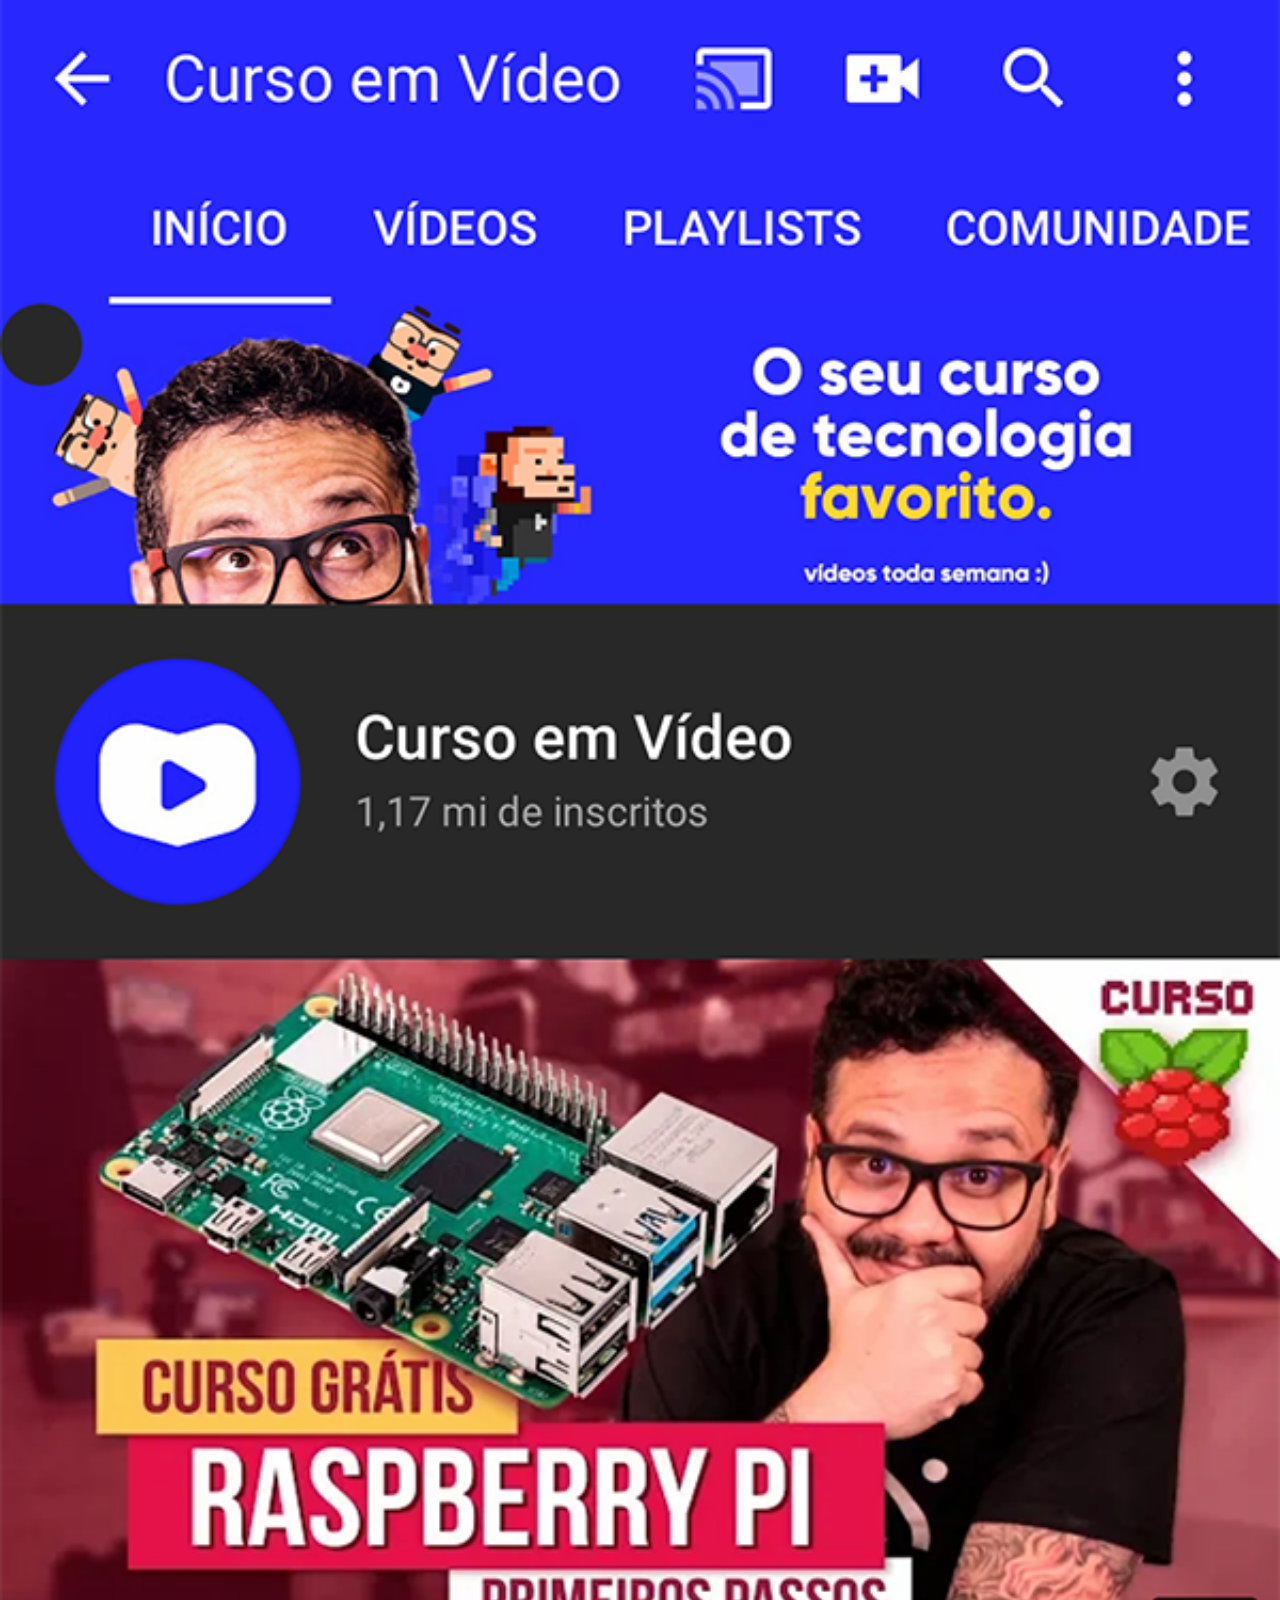
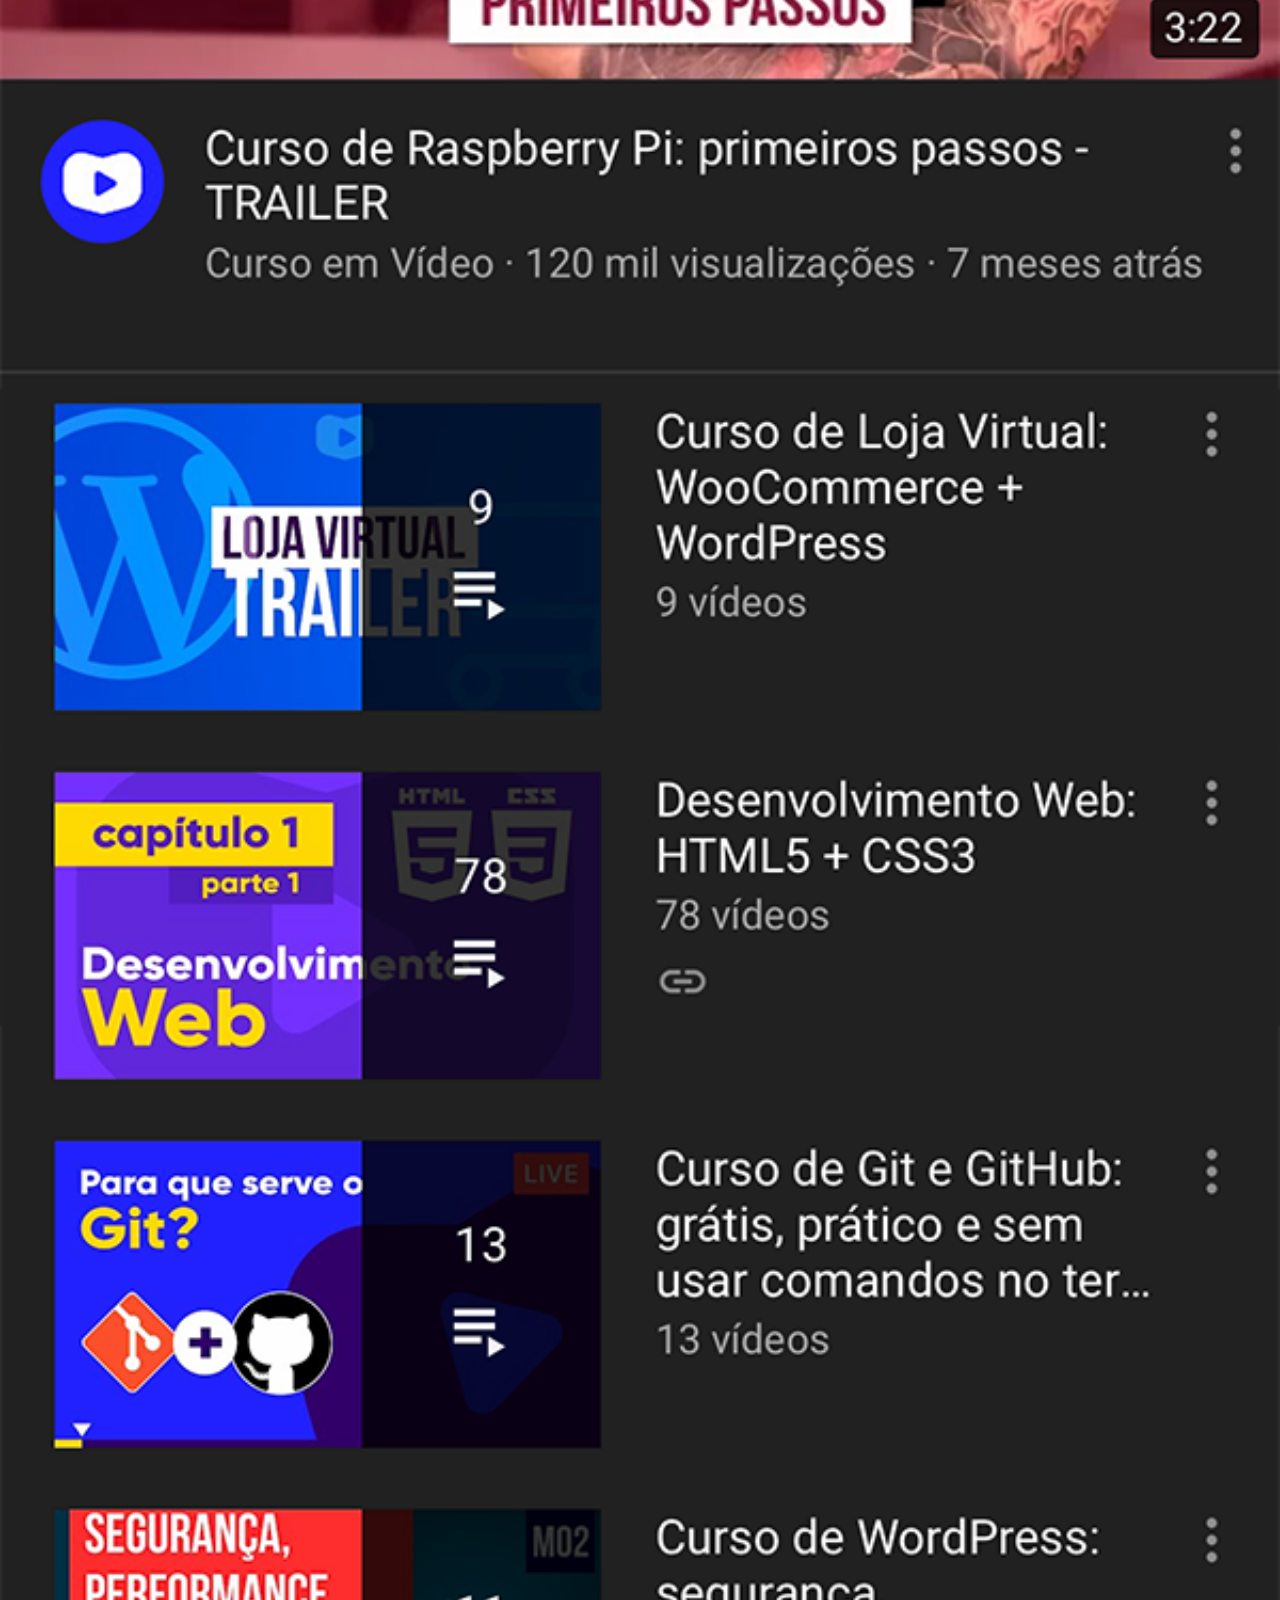
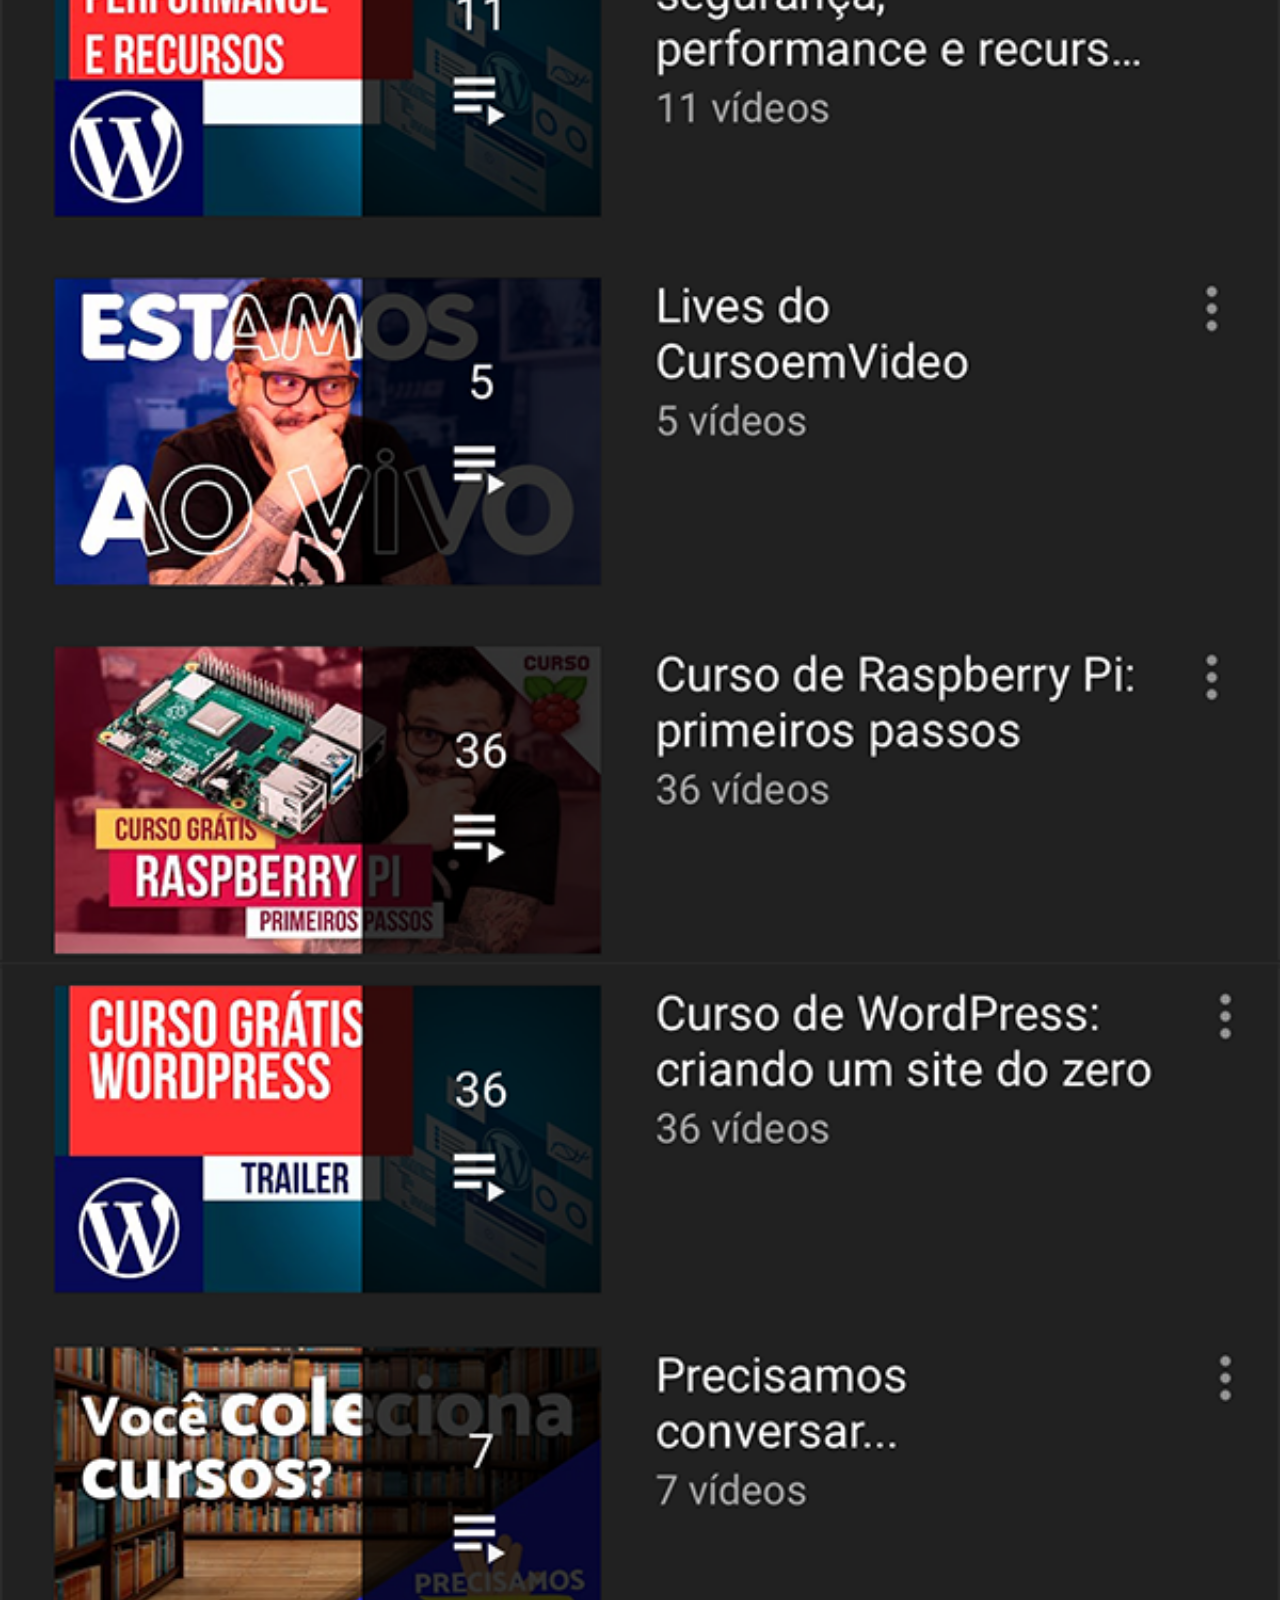
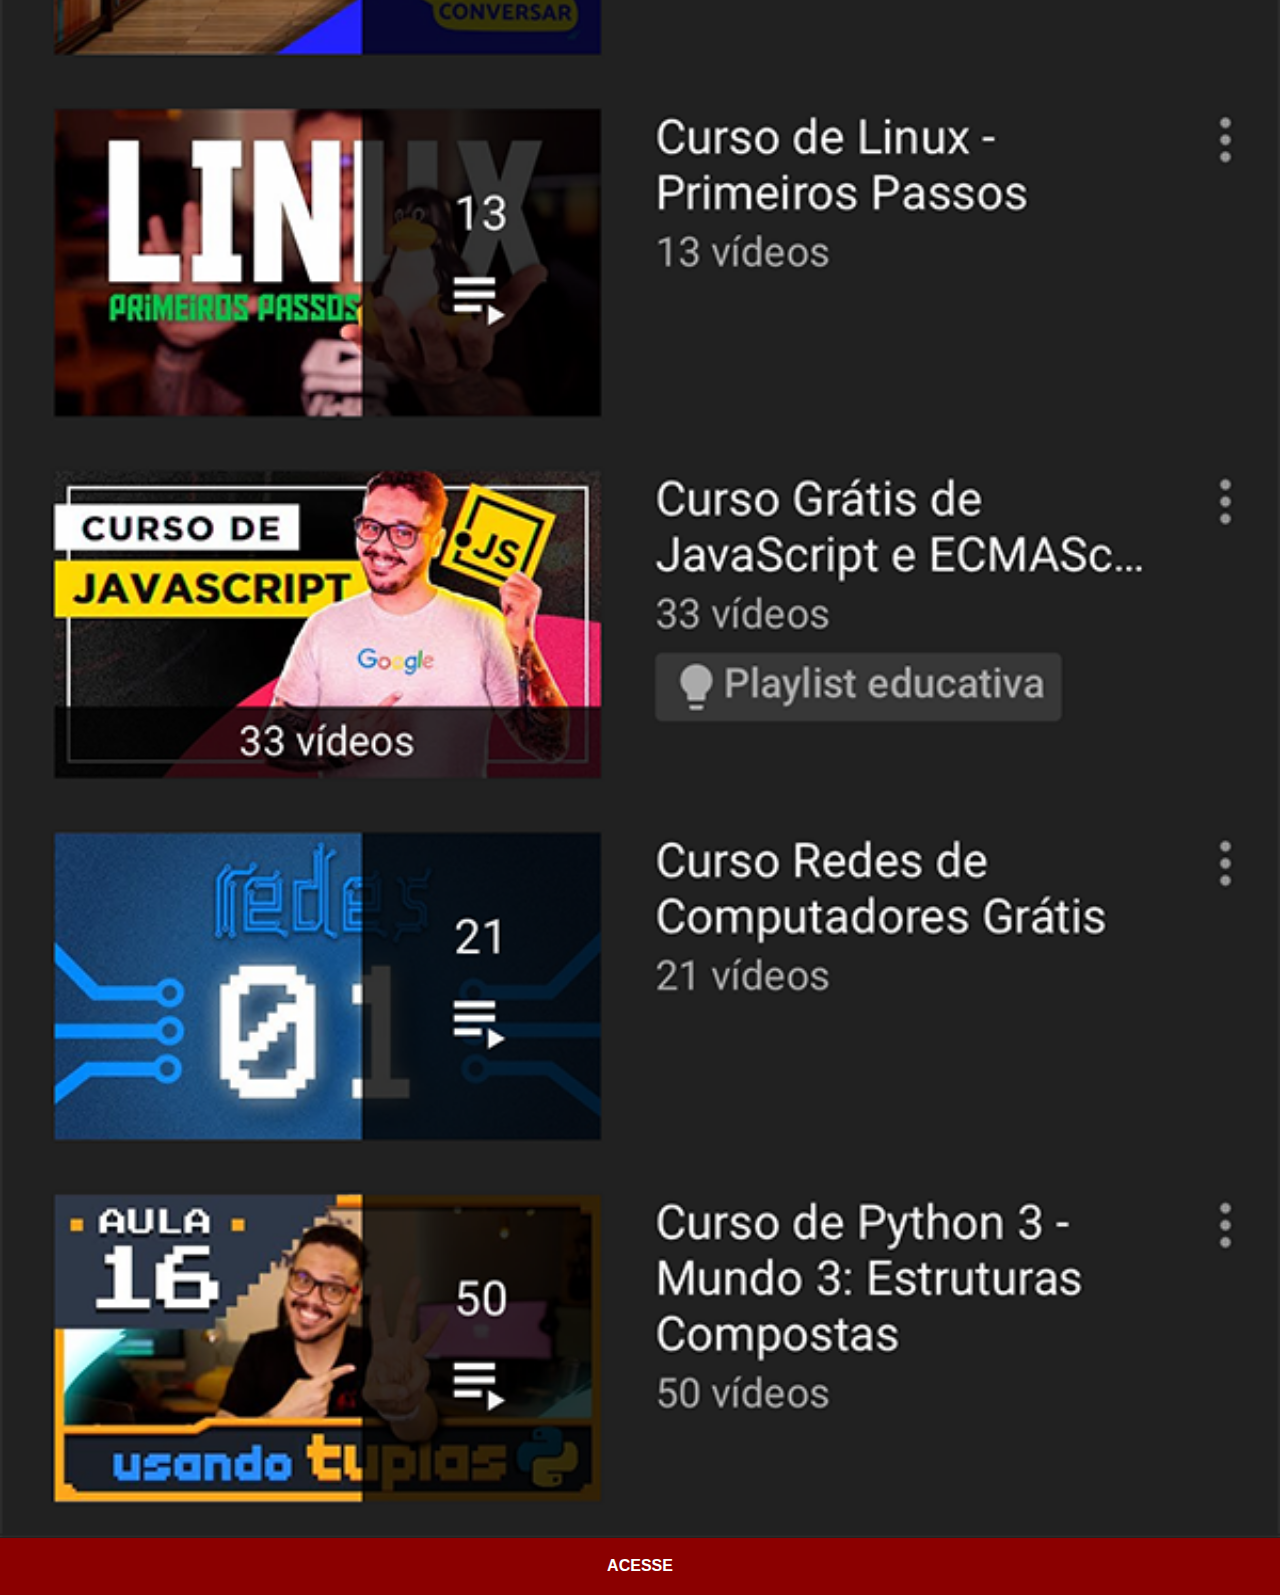
<file: youtube.html>
<!DOCTYPE html>
<html lang="pt-br">
<head>
    <meta charset="UTF-8">
    <meta name="viewport" content="width=device-width, initial-scale=1.0">
    <title>YouTube</title>
    <link rel="stylesheet" href="estilos/social.css">
    <style>
      
    </style>
</head>
<body>
   <img src="imagens/tela-youtube.png" alt="YouTubr"> 
   <a href="https://www.youtube.com/c/CursoemV%C3%ADdeo" target="_blank">ACESSE</a>
</body>
</html>
</file>
<file: estilos/style.css>
@charset "UTF-8";

* {
    margin: 0px;
    padding: 0px;
    font-family: Arial, Helvetica, sans-serif;
}

html, body {
    height: 100vh;
    width: 100vw;
    background-color: black;
}

body {
    background: url(../imagens/fundo-madeira.jpg) no-repeat top center;
    background-size: cover;
    background-attachment: fixed;
}
main {
    height: 100vh;
    position: relative;
   
}

section#telefone {
    position: absolute;
    top: 50%;
    left: 50%;
    transform: translate(-50%, -50%);
    height: 627px;
    width: 311px;
    
    background: url(../imagens/frame-iphone.png);
    
}

iframe#tela {
    position: relative;
    top: 80px;
    left: 22px;
    width: 269px;
    height: 471px ;
}

section#redes-sociais img:active {
    transform: scale(95%);
}

section#redes-sociais {
    text-align: right;
}

section#redes-sociais img {
    width: 40px;
    margin: 10px;
    border-radius: 50%;
    box-shadow: 2px 2px 5px rgba(0, 0, 0, 0.414);
    box-sizing: border-box;
}

section#redes-sociais img:hover {
    border: 2px solid rgba(255, 255, 255, 0.632);
    transform: translate(-3px -3px);
    box-shadow: 5px 5px 10px rgba(0, 0, 0, 0.556);
    transition: 0.5s;
}
</file>
<file: estilos/social.css>
@charset "UTF-8";

* {
    margin: 0px;
    padding: 0px;
    font-family: Arial, Helvetica, sans-serif;
}

body {
    background-size: cover;
    overflow-y: scroll;
}

::-webkit-scrollbar {
    width: 0px;
    height: 0px;
}

img {
    width: 100vw;
}

a {
    display: block;
    background-color: darkred;
    padding: 20px;
    text-align: center;
    font-weight: bolder;
    text-decoration: none;
    color: white;
    margin: -5px;
}

a:hover {
    background-color: red;
    transition: 0.3s;
}
</file>
